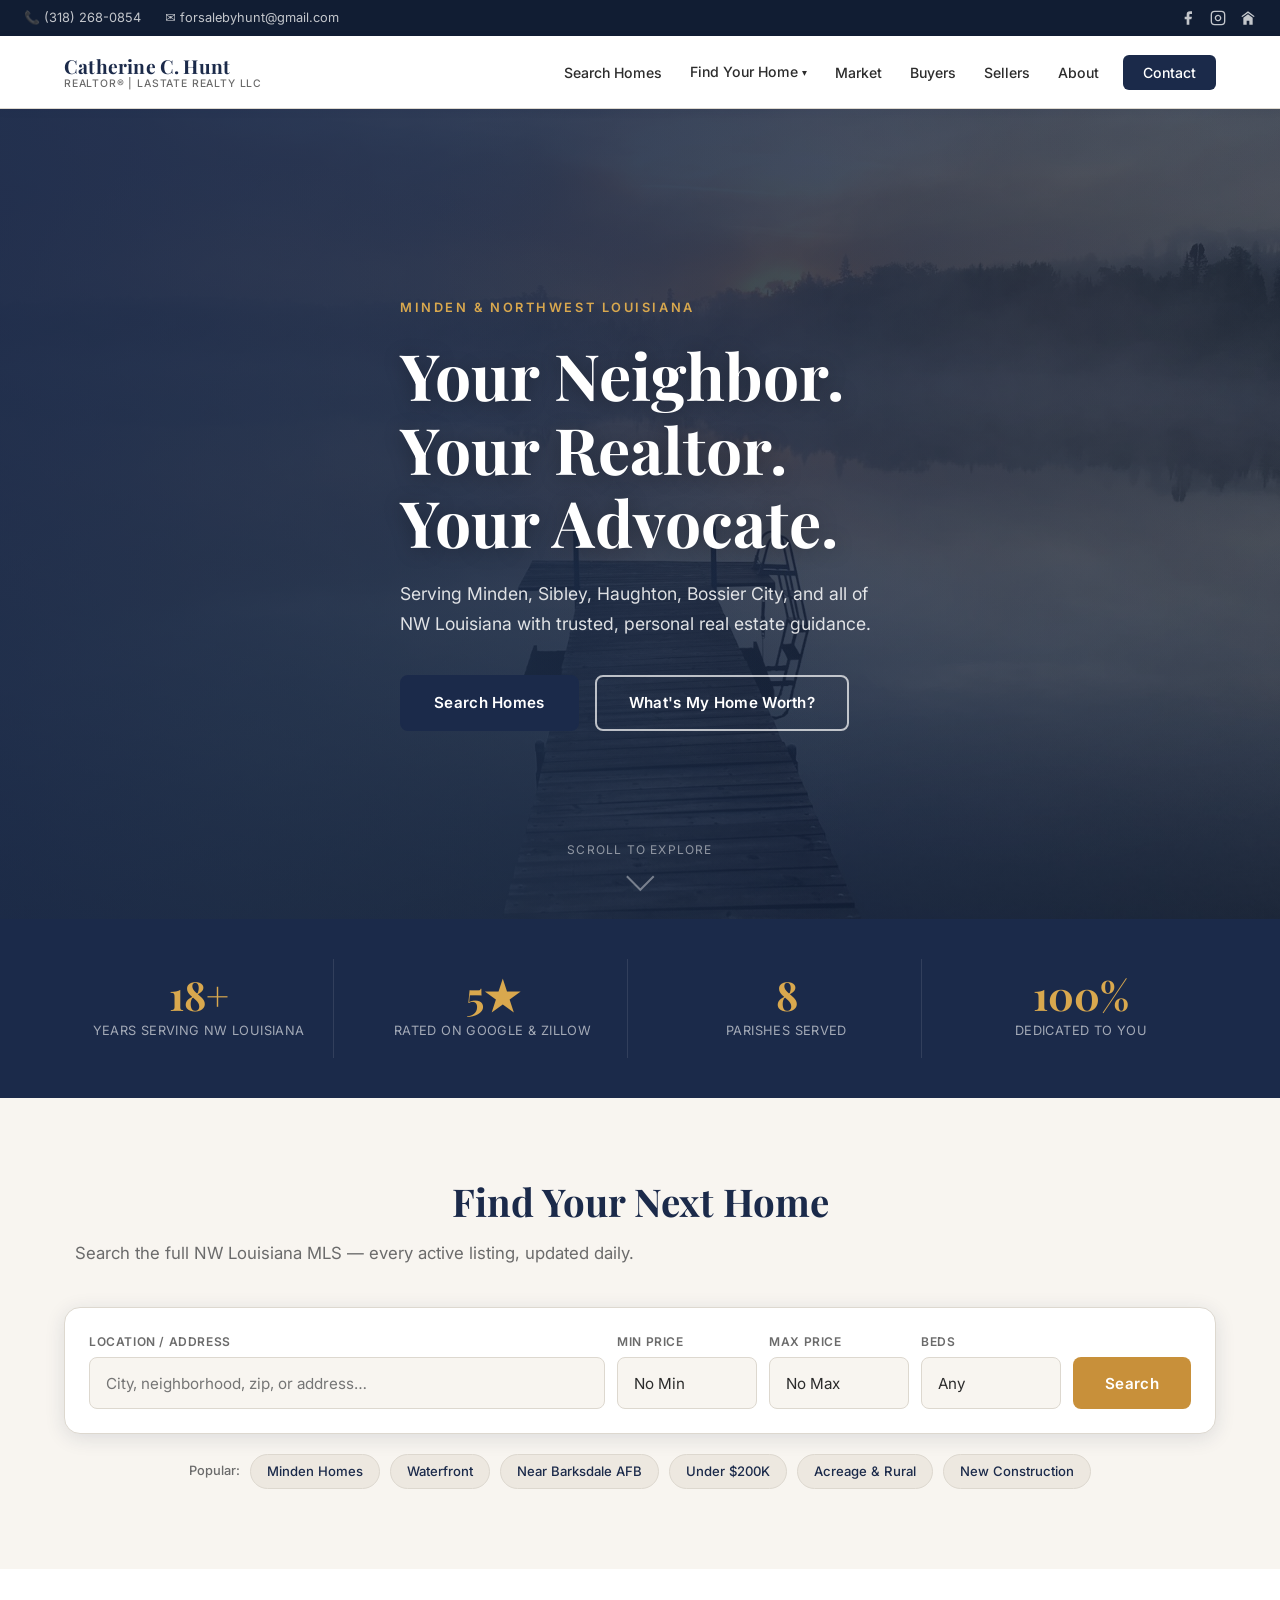
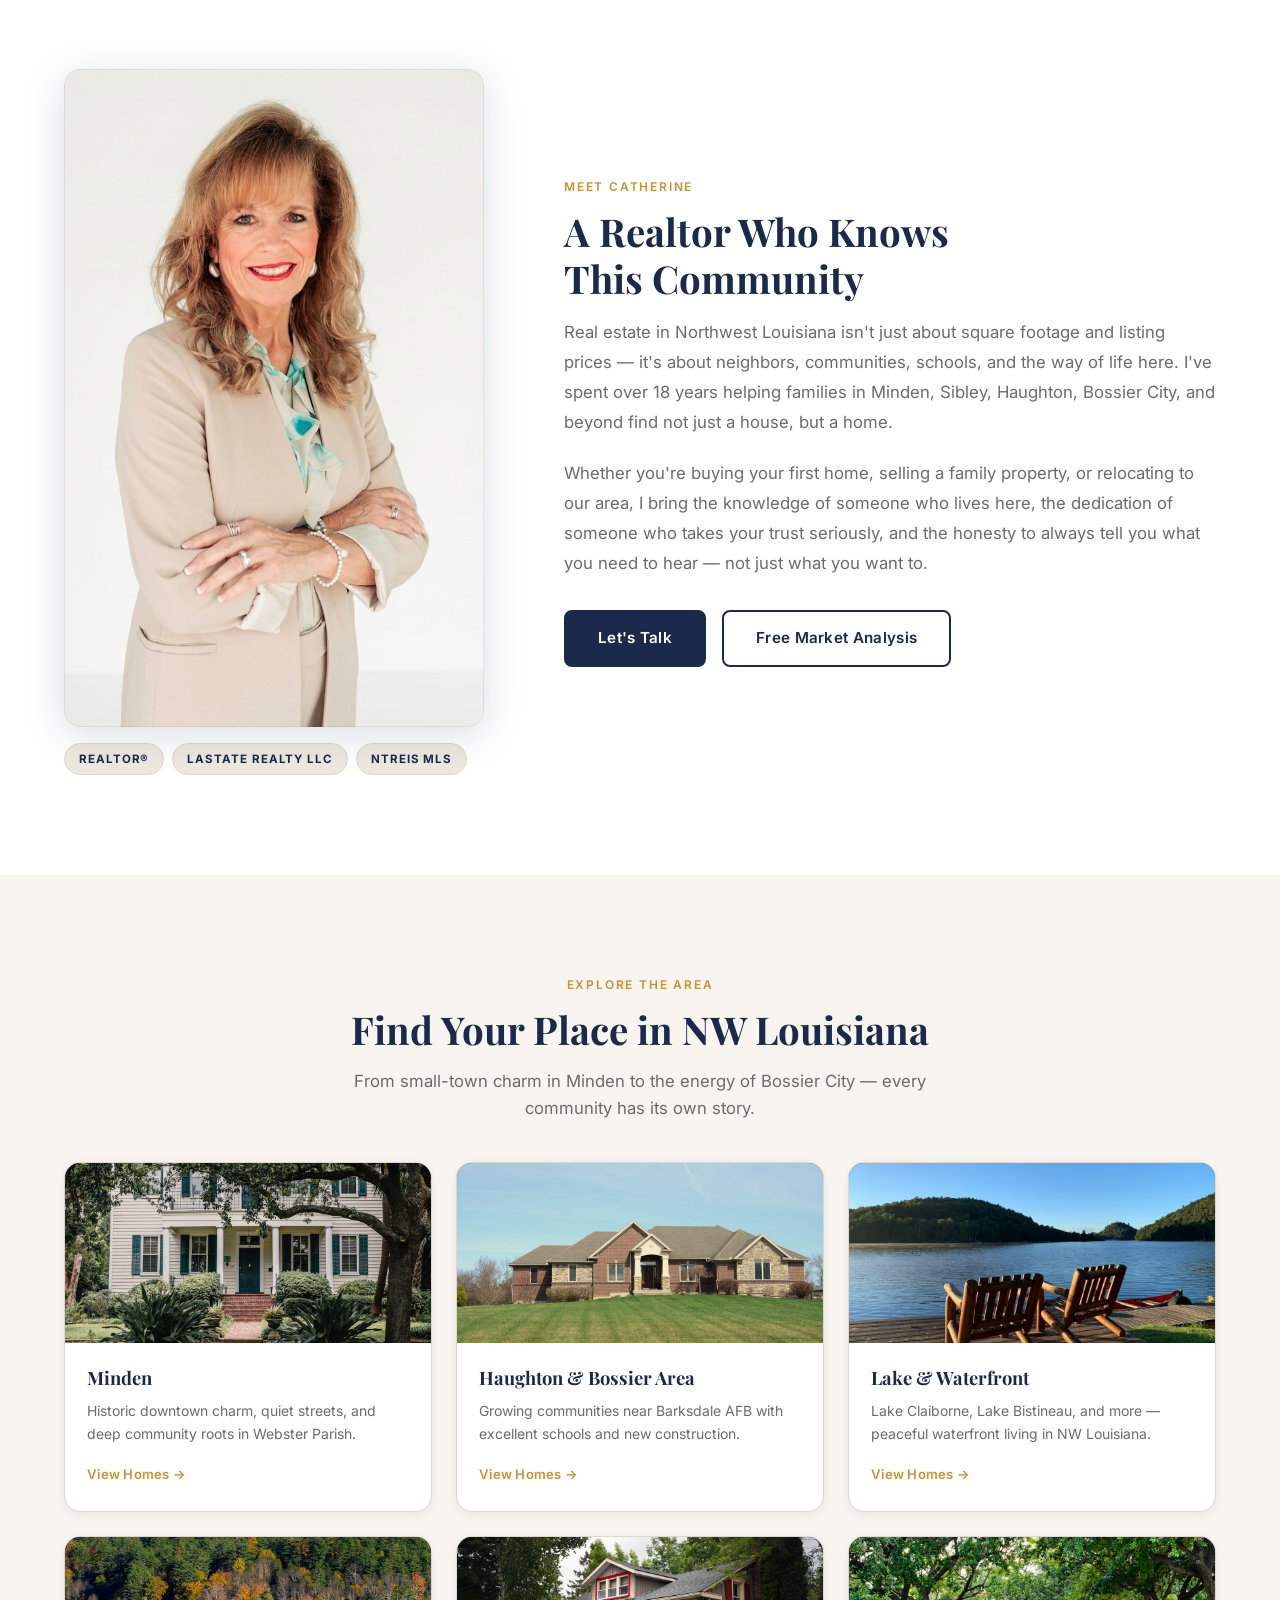
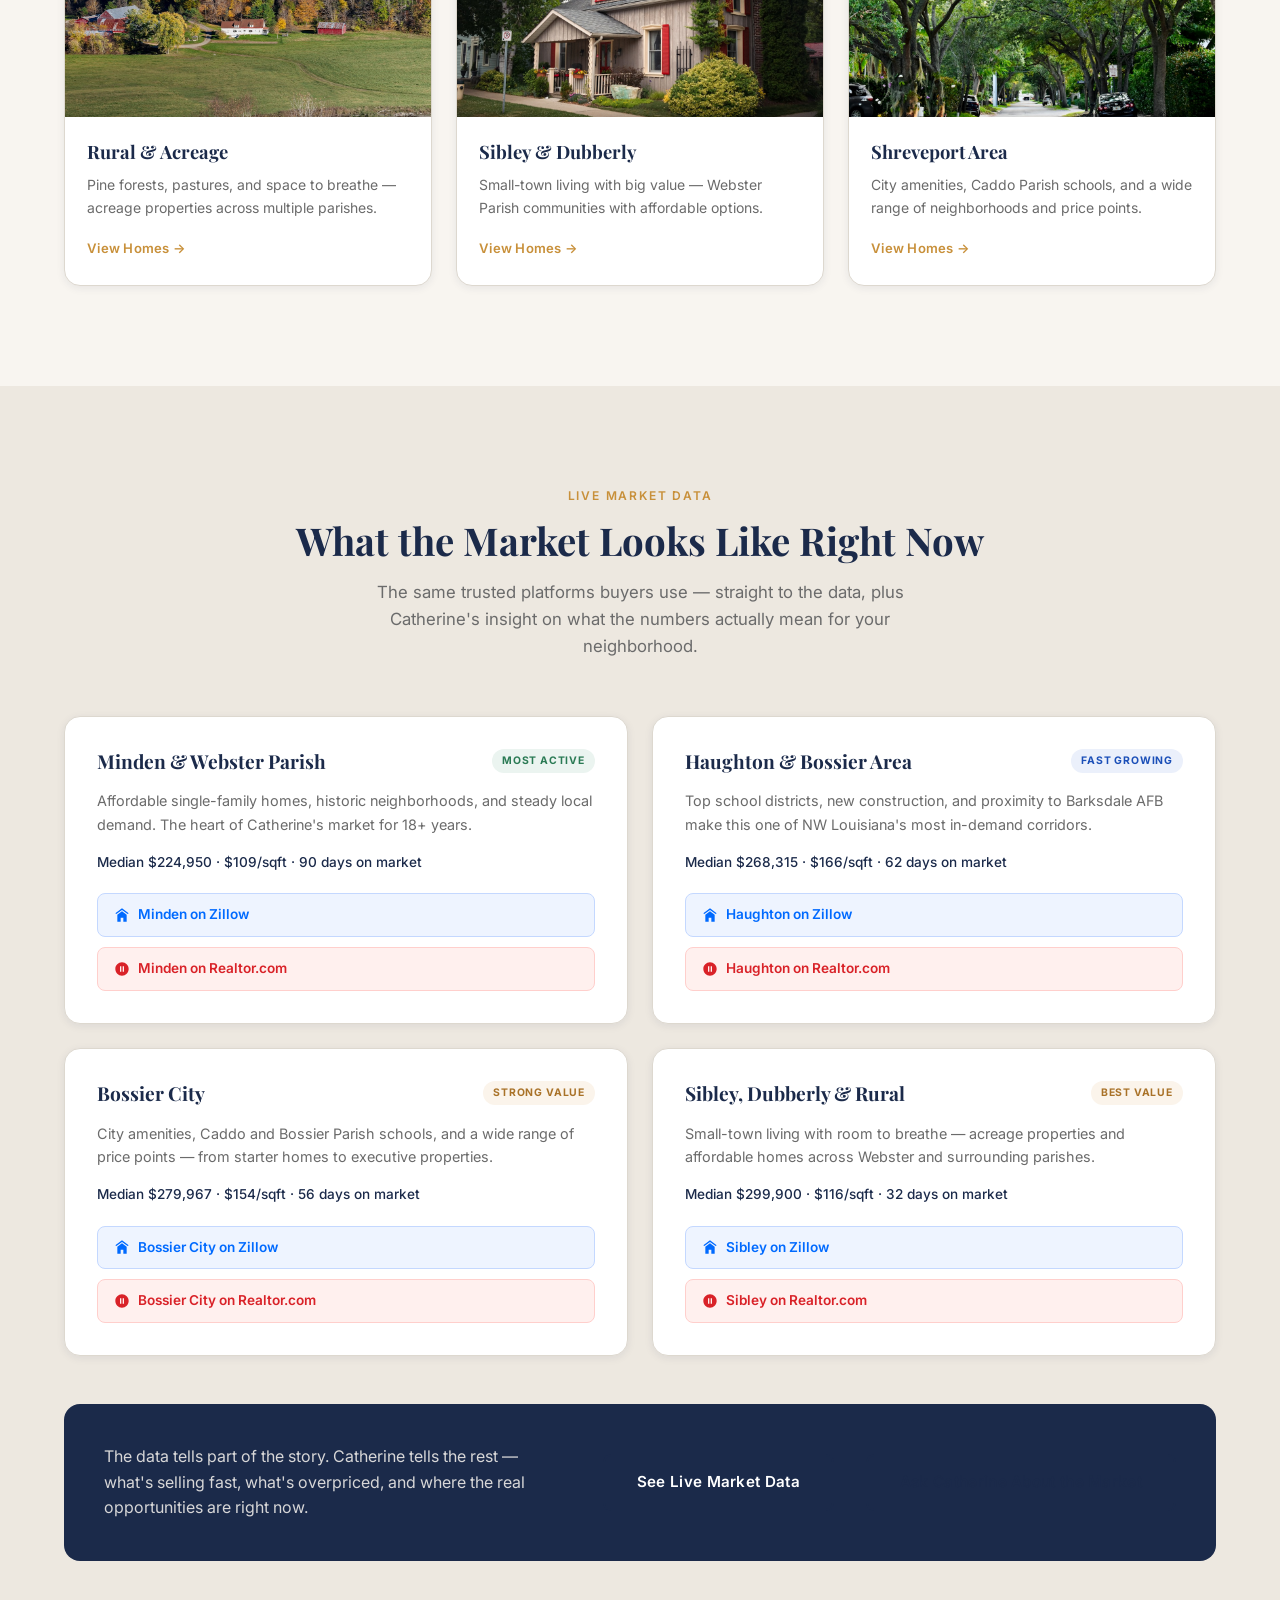
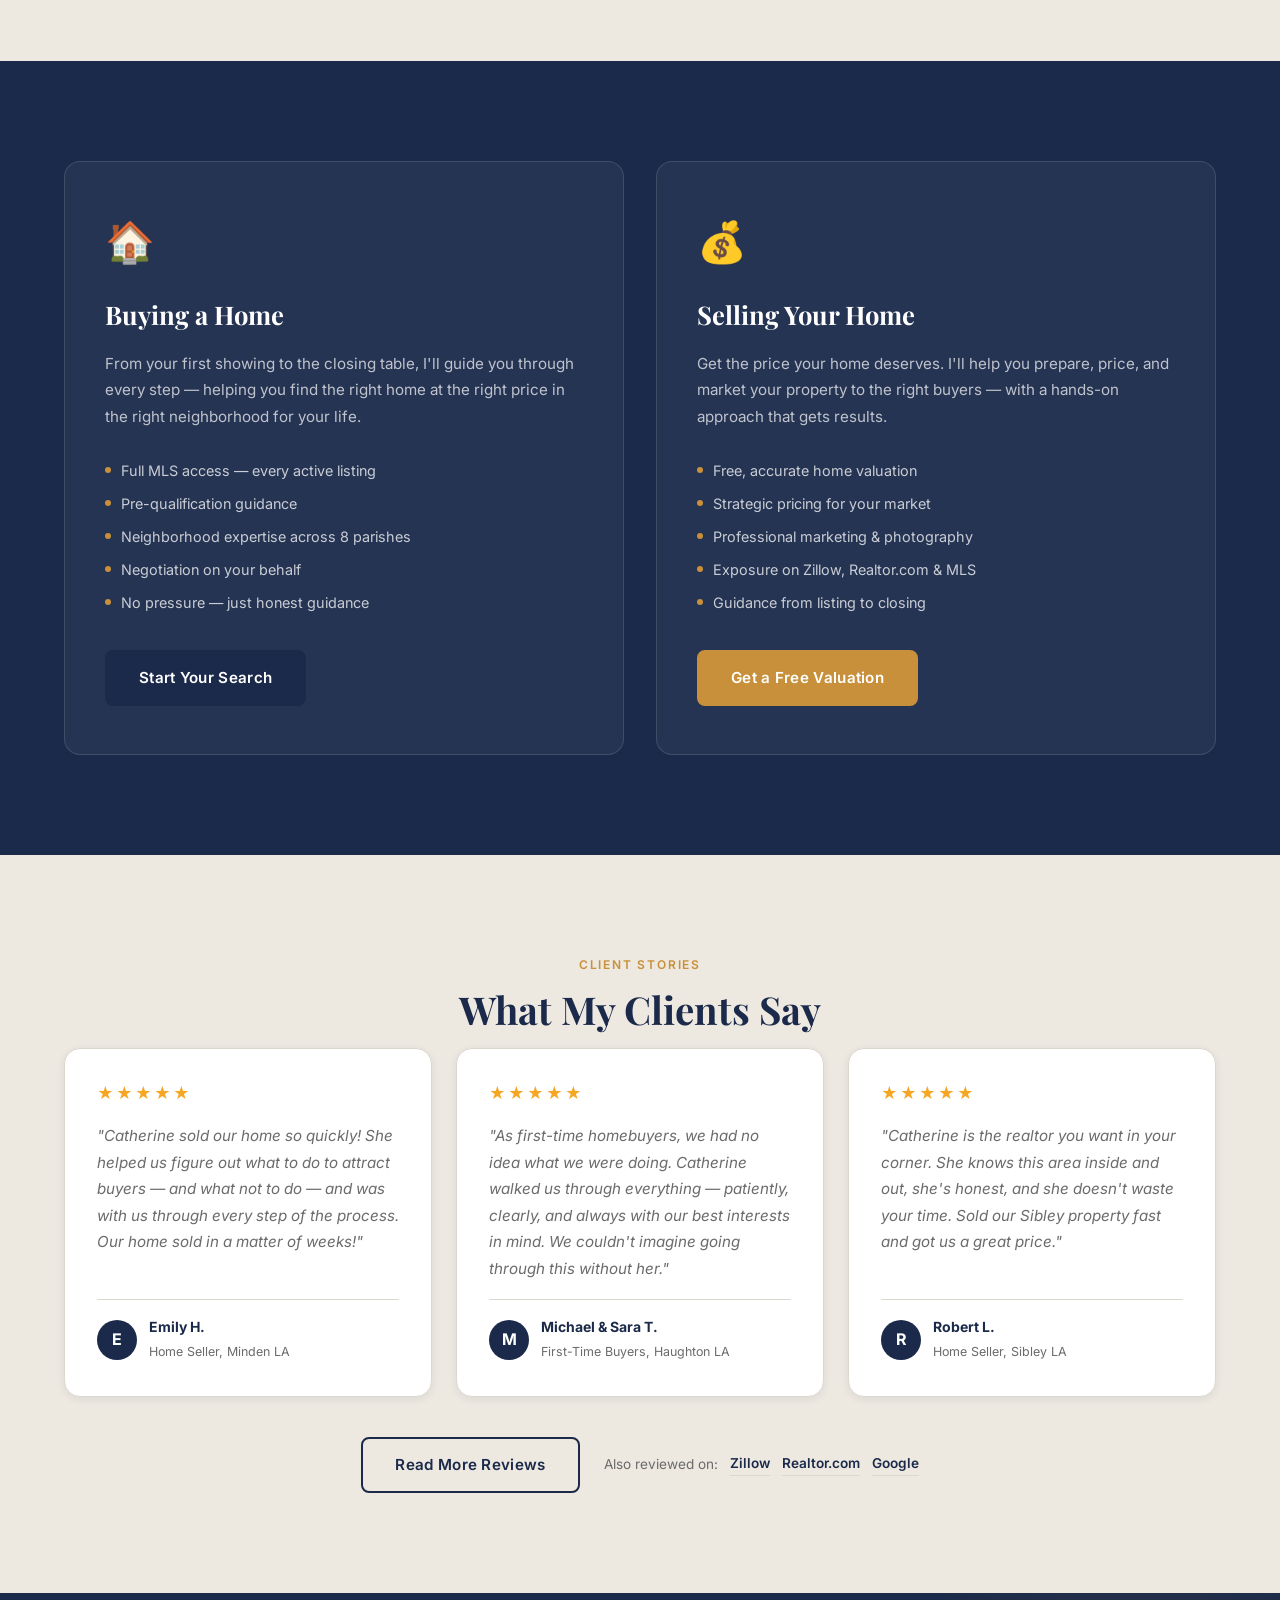
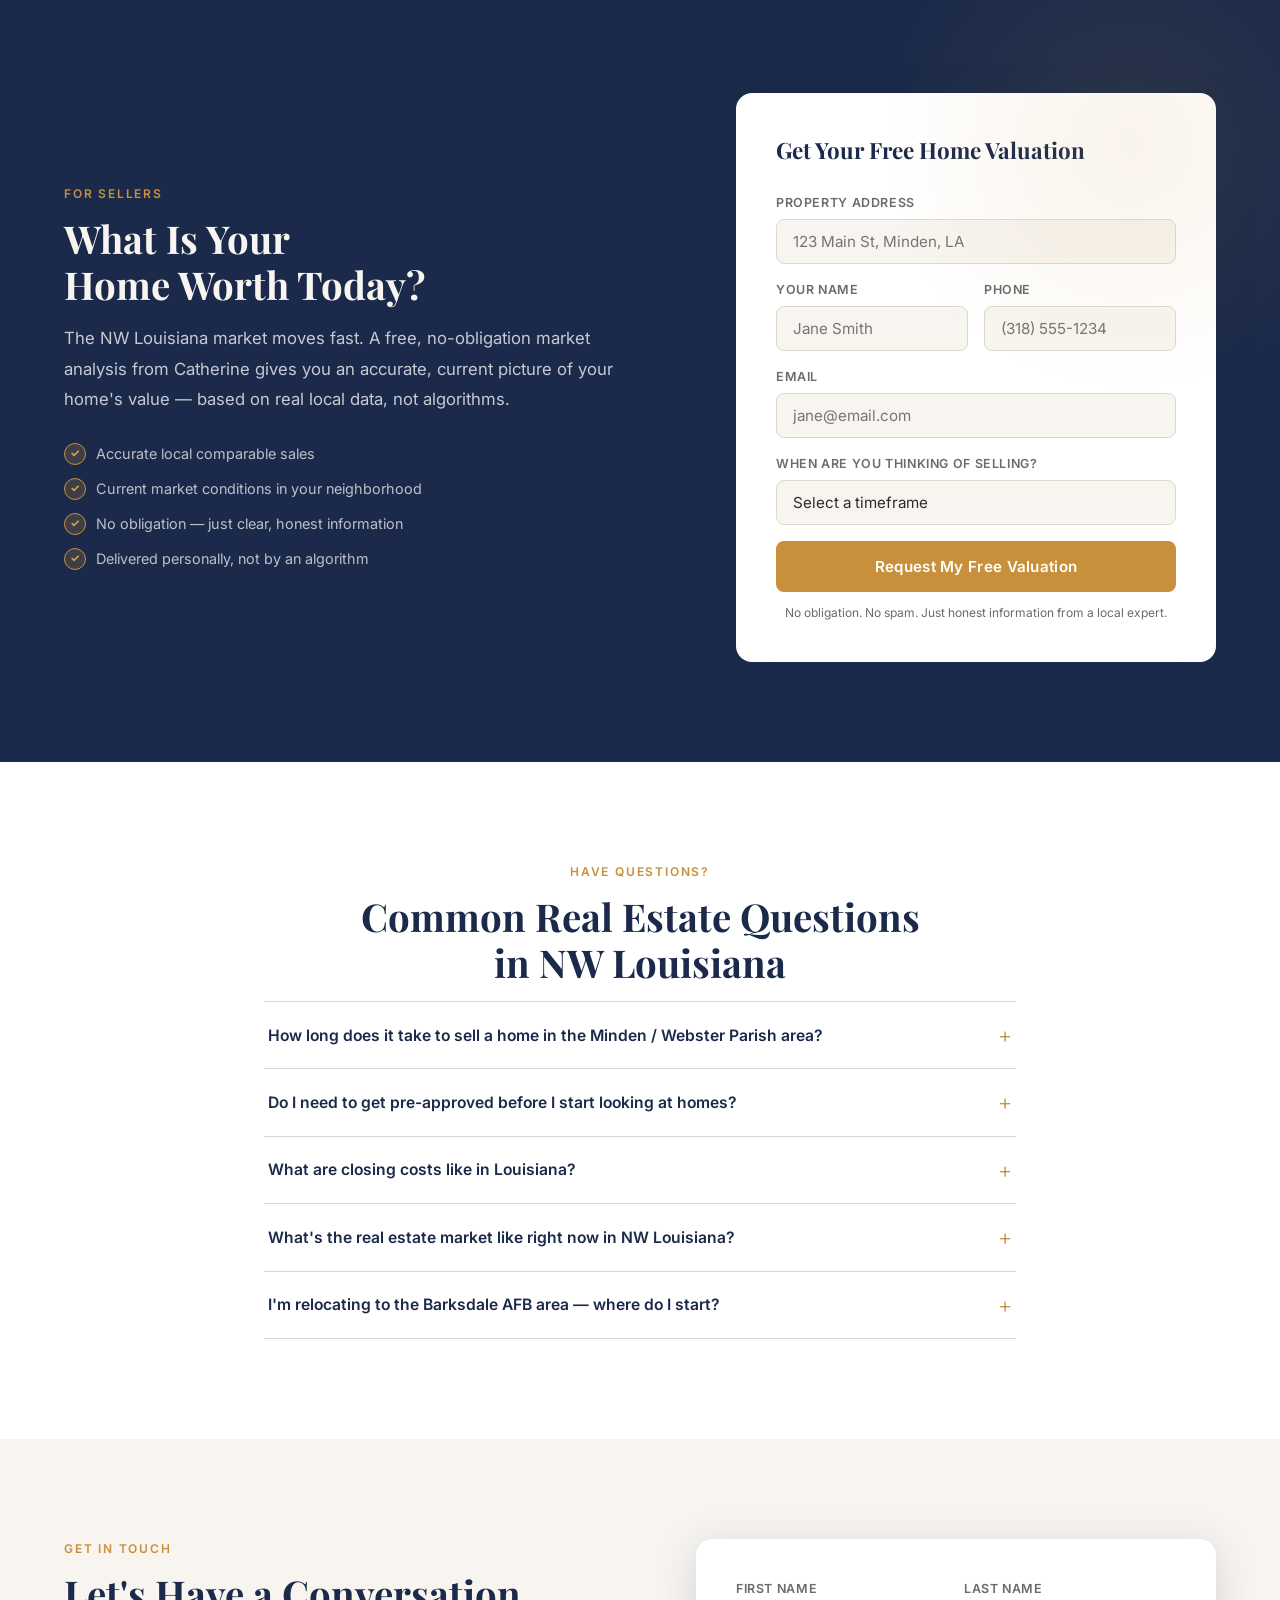
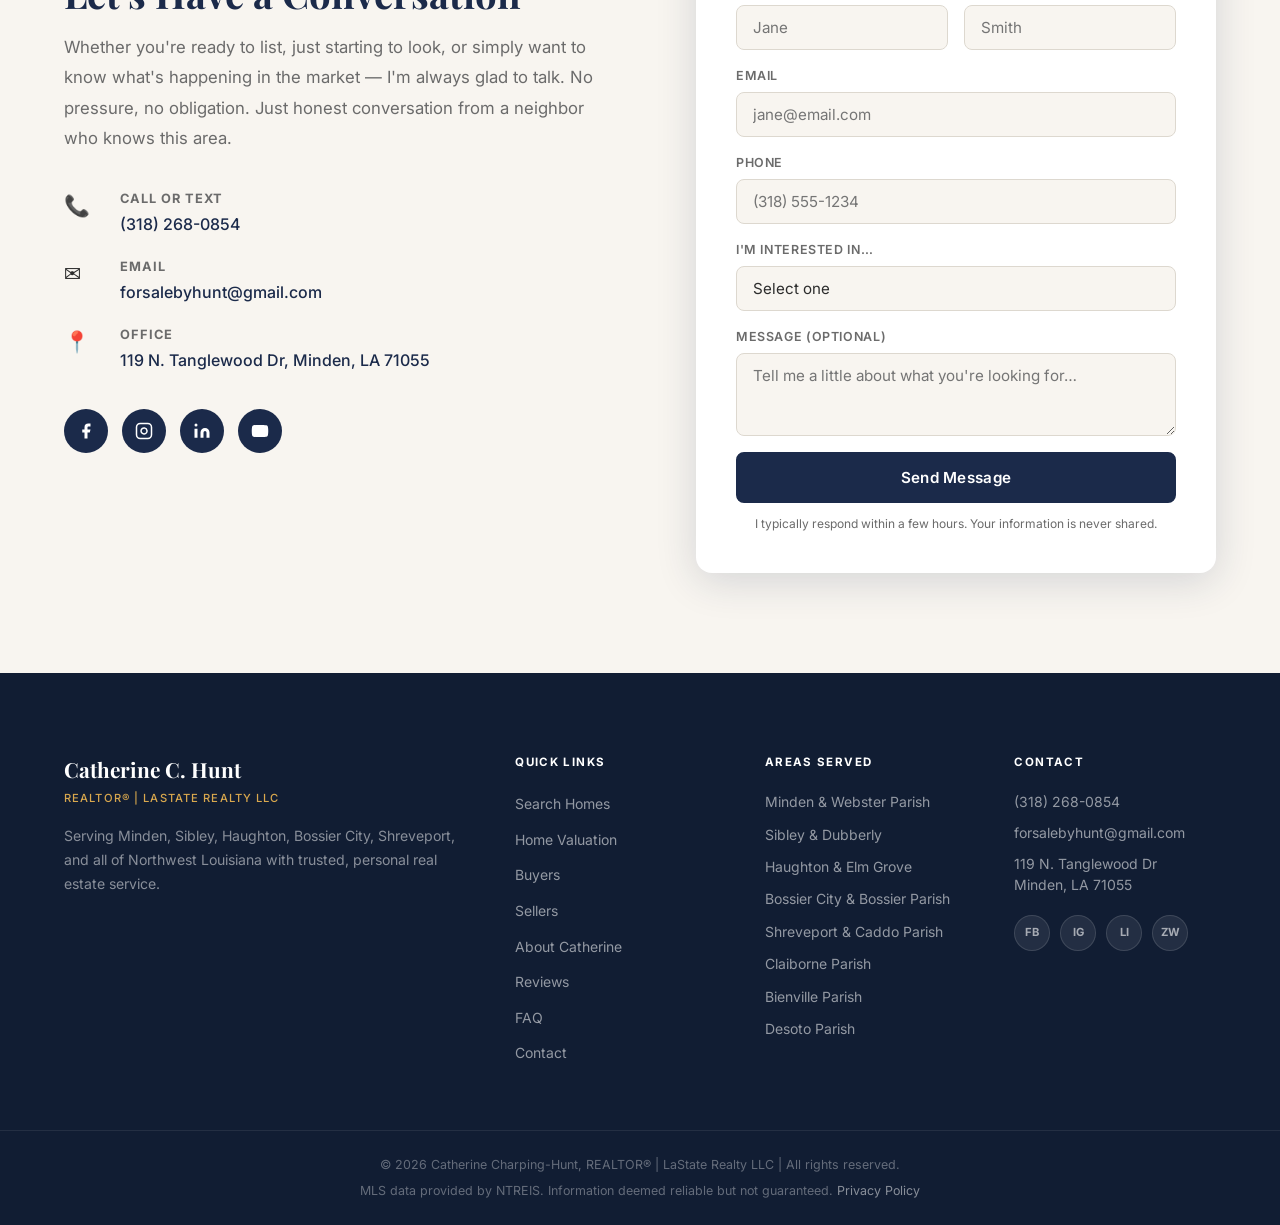
<file: index.html>
<!DOCTYPE html>
<html lang="en">
<head>
  <meta charset="UTF-8" />
  <meta name="viewport" content="width=device-width, initial-scale=1.0" />
  <title>Catherine C. Hunt | Realtor® | Minden & Northwest Louisiana</title>
  <meta name="description" content="Catherine Charping-Hunt is your trusted local REALTOR® serving Minden, Sibley, Haughton, Bossier City, and all of Northwest Louisiana. Search homes, get a free market analysis, or just start a conversation." />
  <meta name="google-site-verification" content="H-cuQjFTd4nhVCgy2hoSKuExroOW027hqfY9KcLhJOw" />

  <!-- Canonical + social preview. Base URL: swap to https://www.forsalebyhunt.com when the domain moves. -->
  <link rel="canonical" href="https://extradeadfred.github.io/hnt-realtor/" />
  <meta property="og:type" content="website" />
  <meta property="og:title" content="Catherine C. Hunt | Realtor® | Minden & Northwest Louisiana" />
  <meta property="og:description" content="Your trusted local REALTOR® serving Minden, Sibley, Haughton, Bossier City, and all of Northwest Louisiana. Search homes, get a free market analysis, or just start a conversation." />
  <meta property="og:url" content="https://extradeadfred.github.io/hnt-realtor/" />
  <meta property="og:image" content="https://extradeadfred.github.io/hnt-realtor/assets/hero.jpg" />
  <meta property="og:locale" content="en_US" />
  <meta name="twitter:card" content="summary_large_image" />
  <meta name="twitter:title" content="Catherine C. Hunt | Realtor® | Minden & Northwest Louisiana" />
  <meta name="twitter:description" content="Your trusted local REALTOR® serving Minden, Sibley, Haughton, Bossier City, and all of Northwest Louisiana." />
  <meta name="twitter:image" content="https://extradeadfred.github.io/hnt-realtor/assets/hero.jpg" />

  <script type="application/ld+json">
  {
    "@context": "https://schema.org",
    "@type": "RealEstateAgent",
    "name": "Catherine Charping-Hunt",
    "alternateName": "Catherine C. Hunt",
    "url": "https://extradeadfred.github.io/hnt-realtor/",
    "image": "https://extradeadfred.github.io/hnt-realtor/catherine-hunt.jpg",
    "telephone": "+1-318-268-0854",
    "email": "forsalebyhunt@gmail.com",
    "jobTitle": "REALTOR®",
    "worksFor": { "@type": "Organization", "name": "LaState Realty LLC" },
    "address": {
      "@type": "PostalAddress",
      "streetAddress": "119 N. Tanglewood Dr",
      "addressLocality": "Minden",
      "addressRegion": "LA",
      "postalCode": "71055",
      "addressCountry": "US"
    },
    "areaServed": [
      { "@type": "City", "name": "Minden, LA" },
      { "@type": "City", "name": "Sibley, LA" },
      { "@type": "City", "name": "Haughton, LA" },
      { "@type": "City", "name": "Bossier City, LA" },
      { "@type": "City", "name": "Shreveport, LA" },
      { "@type": "City", "name": "Homer, LA" },
      { "@type": "AdministrativeArea", "name": "Webster Parish, LA" },
      { "@type": "AdministrativeArea", "name": "Bossier Parish, LA" },
      { "@type": "AdministrativeArea", "name": "Claiborne Parish, LA" }
    ],
    "sameAs": [
      "https://www.facebook.com/CatherineHuntRealtor/",
      "https://www.instagram.com/realtorcatherinehunt/",
      "https://www.linkedin.com/in/catherine-charping-hunt-a2464612b",
      "https://www.zillow.com/profile/Catherine%20Hunt",
      "https://www.realtor.com/realestateagents/5878fb2764c51d001032759d"
    ]
  }
  </script>

  <link rel="preconnect" href="https://fonts.googleapis.com" />
  <link rel="preconnect" href="https://fonts.gstatic.com" crossorigin />
  <link href="https://fonts.googleapis.com/css2?family=Playfair+Display:ital,wght@0,400;0,600;0,700;1,400&family=Inter:wght@300;400;500;600&display=swap" rel="stylesheet" />
  <link rel="stylesheet" href="styles.css" />
</head>
<body>

  <!-- ===== TOP BAR ===== -->
  <div class="topbar">
    <span>📞 <a href="tel:3182680854">(318) 268-0854</a></span>
    <span>✉ <a href="mailto:forsalebyhunt@gmail.com">forsalebyhunt@gmail.com</a></span>
    <div class="topbar-social">
      <a href="https://www.facebook.com/CatherineHuntRealtor/" aria-label="Facebook" target="_blank" rel="noopener">
        <svg viewBox="0 0 24 24" fill="currentColor"><path d="M18 2h-3a5 5 0 0 0-5 5v3H7v4h3v8h4v-8h3l1-4h-4V7a1 1 0 0 1 1-1h3z"/></svg>
      </a>
      <a href="https://www.instagram.com/realtorcatherinehunt/" aria-label="Instagram" target="_blank" rel="noopener">
        <svg viewBox="0 0 24 24" fill="none" stroke="currentColor" stroke-width="2"><rect x="2" y="2" width="20" height="20" rx="5" ry="5"/><path d="M16 11.37A4 4 0 1 1 12.63 8 4 4 0 0 1 16 11.37z"/><line x1="17.5" y1="6.5" x2="17.51" y2="6.5"/></svg>
      </a>
      <a href="https://www.zillow.com/profile/Catherine%20Hunt" aria-label="Zillow" target="_blank" rel="noopener">
        <svg viewBox="0 0 24 24" fill="currentColor"><path d="M12 2L2 9.5l1.5 1L12 4.5l8.5 6L22 9.5z"/><path d="M12 6.5L5 11.5V22h5v-6h4v6h5V11.5z"/></svg>
      </a>
    </div>
  </div>

  <!-- ===== HEADER / NAV ===== -->
  <header class="header" id="header">
    <div class="header-inner container">
      <a href="#" class="logo">
        <span class="logo-name">Catherine C. Hunt</span>
        <span class="logo-title">REALTOR® | LaState Realty LLC</span>
      </a>

      <nav class="nav" id="nav">
        <ul class="nav-list">
          <li><a href="#search" class="nav-link">Search Homes</a></li>
          <li class="nav-dropdown">
            <a href="#neighborhoods" class="nav-link nav-link--dropdown">Find Your Home <span class="caret">▾</span></a>
            <ul class="dropdown-menu">
              <li><a href="#search">Minden Area Homes</a></li>
              <li><a href="#search">Sibley / Haughton / Bossier</a></li>
              <li><a href="#search">Lake &amp; Waterfront Properties</a></li>
              <li><a href="#search">Near Barksdale AFB</a></li>
              <li><a href="#search">Rural / Acreage Properties</a></li>
              <li><a href="#search">Under $200K</a></li>
              <li><a href="#search">New Construction</a></li>
              <li><a href="#search">Millwood Landing</a></li>
            </ul>
          </li>
          <li><a href="market.html" class="nav-link">Market</a></li>
          <li><a href="#buyers-sellers" class="nav-link">Buyers</a></li>
          <li><a href="#buyers-sellers" class="nav-link">Sellers</a></li>
          <li><a href="#about" class="nav-link">About</a></li>
          <li><a href="#contact" class="nav-link nav-link--cta">Contact</a></li>
        </ul>
      </nav>

      <button class="hamburger" id="hamburger" aria-label="Open menu" aria-expanded="false">
        <span></span><span></span><span></span>
      </button>
    </div>
  </header>

  <!-- ===== HERO ===== -->
  <section class="hero" id="home">
    <div class="hero-overlay"></div>
    <div class="hero-content container">
      <p class="hero-eyebrow">Minden &amp; Northwest Louisiana</p>
      <h1 class="hero-headline">Your Neighbor.<br>Your Realtor.<br>Your Advocate.</h1>
      <p class="hero-sub">Serving Minden, Sibley, Haughton, Bossier City, and all of NW Louisiana with trusted, personal real estate guidance.</p>
      <div class="hero-ctas">
        <a href="#search" class="btn btn--primary">Search Homes</a>
        <a href="#valuation" class="btn btn--outline">What's My Home Worth?</a>
      </div>
    </div>
    <div class="hero-scroll-hint">
      <span>Scroll to explore</span>
      <div class="scroll-arrow"></div>
    </div>
  </section>

  <!-- ===== STATS BAR ===== -->
  <section class="stats-bar">
    <div class="container stats-grid">
      <div class="stat">
        <span class="stat-number">18+</span>
        <span class="stat-label">Years Serving NW Louisiana</span>
      </div>
      <div class="stat">
        <span class="stat-number">5★</span>
        <span class="stat-label">Rated on Google &amp; Zillow</span>
      </div>
      <div class="stat">
        <span class="stat-number">8</span>
        <span class="stat-label">Parishes Served</span>
      </div>
      <div class="stat">
        <span class="stat-number">100%</span>
        <span class="stat-label">Dedicated to You</span>
      </div>
    </div>
  </section>

  <!-- ===== SEARCH ===== -->
  <section class="search-section" id="search">
    <div class="container search-wrapper">
      <h2 class="section-title">Find Your Next Home</h2>
      <p class="section-sub">Search the full NW Louisiana MLS — every active listing, updated daily.</p>
      <div class="search-bar-wrap">
        <div class="search-row">
          <div class="search-field">
            <label>Location / Address</label>
            <input type="text" placeholder="City, neighborhood, zip, or address…" />
          </div>
          <div class="search-field search-field--sm">
            <label>Min Price</label>
            <select>
              <option value="">No Min</option>
              <option>$50,000</option>
              <option>$100,000</option>
              <option>$150,000</option>
              <option>$200,000</option>
              <option>$250,000</option>
              <option>$300,000</option>
              <option>$400,000</option>
              <option>$500,000+</option>
            </select>
          </div>
          <div class="search-field search-field--sm">
            <label>Max Price</label>
            <select>
              <option value="">No Max</option>
              <option>$100,000</option>
              <option>$150,000</option>
              <option>$200,000</option>
              <option>$250,000</option>
              <option>$300,000</option>
              <option>$400,000</option>
              <option>$500,000</option>
              <option>$750,000+</option>
            </select>
          </div>
          <div class="search-field search-field--sm">
            <label>Beds</label>
            <select>
              <option value="">Any</option>
              <option>1+</option>
              <option>2+</option>
              <option>3+</option>
              <option>4+</option>
            </select>
          </div>
          <button class="btn btn--search">Search</button>
        </div>
      </div>
      <div class="quick-searches">
        <span class="quick-label">Popular:</span>
        <a href="#" class="quick-tag">Minden Homes</a>
        <a href="#" class="quick-tag">Waterfront</a>
        <a href="#" class="quick-tag">Near Barksdale AFB</a>
        <a href="#" class="quick-tag">Under $200K</a>
        <a href="#" class="quick-tag">Acreage &amp; Rural</a>
        <a href="#" class="quick-tag">New Construction</a>
      </div>
    </div>
  </section>

  <!-- ===== ABOUT CATHERINE ===== -->
  <section class="about-section" id="about">
    <div class="container about-grid">
      <div class="about-photo-wrap">
        <div class="about-photo-frame">
          <img src="catherine-hunt.jpg" alt="Catherine C. Hunt, REALTOR® — Minden & Northwest Louisiana" class="about-photo" />
        </div>
        <div class="about-badges">
          <div class="badge">REALTOR®</div>
          <div class="badge">LaState Realty LLC</div>
          <div class="badge">NTREIS MLS</div>
        </div>
      </div>
      <div class="about-content">
        <p class="section-eyebrow">Meet Catherine</p>
        <h2 class="section-title section-title--left">A Realtor Who Knows<br>This Community</h2>
        <p class="about-text">
          Real estate in Northwest Louisiana isn't just about square footage and listing prices — it's about neighbors, communities, schools, and the way of life here. I've spent over 18 years helping families in Minden, Sibley, Haughton, Bossier City, and beyond find not just a house, but a home.
        </p>
        <p class="about-text">
          Whether you're buying your first home, selling a family property, or relocating to our area, I bring the knowledge of someone who lives here, the dedication of someone who takes your trust seriously, and the honesty to always tell you what you need to hear — not just what you want to.
        </p>
        <div class="about-ctas">
          <a href="#contact" class="btn btn--primary">Let's Talk</a>
          <a href="#contact" class="btn btn--ghost">Free Market Analysis</a>
        </div>
      </div>
    </div>
  </section>

  <!-- ===== NEIGHBORHOODS ===== -->
  <section class="neighborhoods-section" id="neighborhoods">
    <div class="container">
      <p class="section-eyebrow center">Explore the Area</p>
      <h2 class="section-title center">Find Your Place in NW Louisiana</h2>
      <p class="section-sub center">From small-town charm in Minden to the energy of Bossier City — every community has its own story.</p>
      <div class="neighborhoods-grid">
        <a href="#search" class="neighborhood-card">
          <div class="nc-img nc-img--minden"></div>
          <div class="nc-body">
            <h3>Minden</h3>
            <p>Historic downtown charm, quiet streets, and deep community roots in Webster Parish.</p>
            <span class="nc-link">View Homes →</span>
          </div>
        </a>
        <a href="#search" class="neighborhood-card">
          <div class="nc-img nc-img--haughton"></div>
          <div class="nc-body">
            <h3>Haughton &amp; Bossier Area</h3>
            <p>Growing communities near Barksdale AFB with excellent schools and new construction.</p>
            <span class="nc-link">View Homes →</span>
          </div>
        </a>
        <a href="#search" class="neighborhood-card">
          <div class="nc-img nc-img--waterfront"></div>
          <div class="nc-body">
            <h3>Lake &amp; Waterfront</h3>
            <p>Lake Claiborne, Lake Bistineau, and more — peaceful waterfront living in NW Louisiana.</p>
            <span class="nc-link">View Homes →</span>
          </div>
        </a>
        <a href="#search" class="neighborhood-card">
          <div class="nc-img nc-img--rural"></div>
          <div class="nc-body">
            <h3>Rural &amp; Acreage</h3>
            <p>Pine forests, pastures, and space to breathe — acreage properties across multiple parishes.</p>
            <span class="nc-link">View Homes →</span>
          </div>
        </a>
        <a href="#search" class="neighborhood-card">
          <div class="nc-img nc-img--sibley"></div>
          <div class="nc-body">
            <h3>Sibley &amp; Dubberly</h3>
            <p>Small-town living with big value — Webster Parish communities with affordable options.</p>
            <span class="nc-link">View Homes →</span>
          </div>
        </a>
        <a href="#search" class="neighborhood-card">
          <div class="nc-img nc-img--shreveport"></div>
          <div class="nc-body">
            <h3>Shreveport Area</h3>
            <p>City amenities, Caddo Parish schools, and a wide range of neighborhoods and price points.</p>
            <span class="nc-link">View Homes →</span>
          </div>
        </a>
      </div>
    </div>
  </section>

  <!-- ===== MARKET SNAPSHOT ===== -->
  <section class="market-section" id="market">
    <div class="container">
      <p class="section-eyebrow center">Live Market Data</p>
      <h2 class="section-title center">What the Market Looks Like Right Now</h2>
      <p class="section-sub center">The same trusted platforms buyers use — straight to the data, plus Catherine's insight on what the numbers actually mean for your neighborhood.</p>
      <div class="market-grid">

        <div class="market-card">
          <div class="market-card-top">
            <h3>Minden &amp; Webster Parish</h3>
            <span class="market-badge market-badge--active">Most Active</span>
          </div>
          <p class="market-desc">Affordable single-family homes, historic neighborhoods, and steady local demand. The heart of Catherine's market for 18+ years.</p>
          <p class="market-desc" style="font-size:0.85rem; color:var(--navy); font-weight:500;">Median <span data-stat="Minden:median_price">$224,950</span> · <span data-stat="Minden:median_ppsf">$108/sqft</span> · <span data-stat="Minden:median_dom">90 days</span> on market</p>
          <div class="market-links">
            <a href="https://www.zillow.com/minden-la/home-values/" target="_blank" rel="noopener" class="market-link market-link--zillow">
              <svg width="16" height="16" viewBox="0 0 24 24" fill="currentColor" aria-hidden="true"><path d="M12 2L2 9.5l1.5 1L12 4.5l8.5 6L22 9.5z"/><path d="M12 6.5L5 11.5V22h5v-6h4v6h5V11.5z"/></svg>
              Minden on Zillow
            </a>
            <a href="https://www.realtor.com/realestateandhomes-search/Minden_LA" target="_blank" rel="noopener" class="market-link market-link--realtor">
              <svg width="16" height="16" viewBox="0 0 24 24" fill="currentColor" aria-hidden="true"><path d="M12 2C6.48 2 2 6.48 2 12s4.48 10 10 10 10-4.48 10-10S17.52 2 12 2zm-1 14H9V8h2v8zm4 0h-2V8h2v8z"/></svg>
              Minden on Realtor.com
            </a>
          </div>
        </div>

        <div class="market-card">
          <div class="market-card-top">
            <h3>Haughton &amp; Bossier Area</h3>
            <span class="market-badge market-badge--growing">Fast Growing</span>
          </div>
          <p class="market-desc">Top school districts, new construction, and proximity to Barksdale AFB make this one of NW Louisiana's most in-demand corridors.</p>
          <p class="market-desc" style="font-size:0.85rem; color:var(--navy); font-weight:500;">Median <span data-stat="Haughton:median_price">$268,315</span> · <span data-stat="Haughton:median_ppsf">$166/sqft</span> · <span data-stat="Haughton:median_dom">62 days</span> on market</p>
          <div class="market-links">
            <a href="https://www.zillow.com/haughton-la/home-values/" target="_blank" rel="noopener" class="market-link market-link--zillow">
              <svg width="16" height="16" viewBox="0 0 24 24" fill="currentColor" aria-hidden="true"><path d="M12 2L2 9.5l1.5 1L12 4.5l8.5 6L22 9.5z"/><path d="M12 6.5L5 11.5V22h5v-6h4v6h5V11.5z"/></svg>
              Haughton on Zillow
            </a>
            <a href="https://www.realtor.com/realestateandhomes-search/Haughton_LA" target="_blank" rel="noopener" class="market-link market-link--realtor">
              <svg width="16" height="16" viewBox="0 0 24 24" fill="currentColor" aria-hidden="true"><path d="M12 2C6.48 2 2 6.48 2 12s4.48 10 10 10 10-4.48 10-10S17.52 2 12 2zm-1 14H9V8h2v8zm4 0h-2V8h2v8z"/></svg>
              Haughton on Realtor.com
            </a>
          </div>
        </div>

        <div class="market-card">
          <div class="market-card-top">
            <h3>Bossier City</h3>
            <span class="market-badge market-badge--value">Strong Value</span>
          </div>
          <p class="market-desc">City amenities, Caddo and Bossier Parish schools, and a wide range of price points — from starter homes to executive properties.</p>
          <p class="market-desc" style="font-size:0.85rem; color:var(--navy); font-weight:500;">Median <span data-stat="Bossier City:median_price">$279,967</span> · <span data-stat="Bossier City:median_ppsf">$154/sqft</span> · <span data-stat="Bossier City:median_dom">56 days</span> on market</p>
          <div class="market-links">
            <a href="https://www.zillow.com/bossier-city-la/home-values/" target="_blank" rel="noopener" class="market-link market-link--zillow">
              <svg width="16" height="16" viewBox="0 0 24 24" fill="currentColor" aria-hidden="true"><path d="M12 2L2 9.5l1.5 1L12 4.5l8.5 6L22 9.5z"/><path d="M12 6.5L5 11.5V22h5v-6h4v6h5V11.5z"/></svg>
              Bossier City on Zillow
            </a>
            <a href="https://www.realtor.com/realestateandhomes-search/Bossier-City_LA" target="_blank" rel="noopener" class="market-link market-link--realtor">
              <svg width="16" height="16" viewBox="0 0 24 24" fill="currentColor" aria-hidden="true"><path d="M12 2C6.48 2 2 6.48 2 12s4.48 10 10 10 10-4.48 10-10S17.52 2 12 2zm-1 14H9V8h2v8zm4 0h-2V8h2v8z"/></svg>
              Bossier City on Realtor.com
            </a>
          </div>
        </div>

        <div class="market-card">
          <div class="market-card-top">
            <h3>Sibley, Dubberly &amp; Rural</h3>
            <span class="market-badge market-badge--value">Best Value</span>
          </div>
          <p class="market-desc">Small-town living with room to breathe — acreage properties and affordable homes across Webster and surrounding parishes.</p>
          <p class="market-desc" style="font-size:0.85rem; color:var(--navy); font-weight:500;">Median <span data-stat="Sibley:median_price">$299,900</span> · <span data-stat="Sibley:median_ppsf">$116/sqft</span> · <span data-stat="Sibley:median_dom">32 days</span> on market</p>
          <div class="market-links">
            <a href="https://www.zillow.com/sibley-la/home-values/" target="_blank" rel="noopener" class="market-link market-link--zillow">
              <svg width="16" height="16" viewBox="0 0 24 24" fill="currentColor" aria-hidden="true"><path d="M12 2L2 9.5l1.5 1L12 4.5l8.5 6L22 9.5z"/><path d="M12 6.5L5 11.5V22h5v-6h4v6h5V11.5z"/></svg>
              Sibley on Zillow
            </a>
            <a href="https://www.realtor.com/realestateandhomes-search/Sibley_LA" target="_blank" rel="noopener" class="market-link market-link--realtor">
              <svg width="16" height="16" viewBox="0 0 24 24" fill="currentColor" aria-hidden="true"><path d="M12 2C6.48 2 2 6.48 2 12s4.48 10 10 10 10-4.48 10-10S17.52 2 12 2zm-1 14H9V8h2v8zm4 0h-2V8h2v8z"/></svg>
              Sibley on Realtor.com
            </a>
          </div>
        </div>

      </div>
      <div class="market-cta-wrap">
        <p class="market-cta-text">The data tells part of the story. Catherine tells the rest — what's selling fast, what's overpriced, and where the real opportunities are right now.</p>
        <a href="market.html" class="btn btn--primary">See Live Market Data</a>
        <a href="#contact" class="btn btn--ghost">Ask Catherine About the Market</a>
      </div>
    </div>
  </section>

  <!-- ===== BUYERS / SELLERS ===== -->
  <section class="buyers-sellers" id="buyers-sellers">
    <div class="container bs-grid">
      <div class="bs-card bs-card--buyer">
        <div class="bs-icon">🏠</div>
        <h3>Buying a Home</h3>
        <p>From your first showing to the closing table, I'll guide you through every step — helping you find the right home at the right price in the right neighborhood for your life.</p>
        <ul class="bs-list">
          <li>Full MLS access — every active listing</li>
          <li>Pre-qualification guidance</li>
          <li>Neighborhood expertise across 8 parishes</li>
          <li>Negotiation on your behalf</li>
          <li>No pressure — just honest guidance</li>
        </ul>
        <a href="#contact" class="btn btn--primary">Start Your Search</a>
      </div>
      <div class="bs-card bs-card--seller">
        <div class="bs-icon">💰</div>
        <h3>Selling Your Home</h3>
        <p>Get the price your home deserves. I'll help you prepare, price, and market your property to the right buyers — with a hands-on approach that gets results.</p>
        <ul class="bs-list">
          <li>Free, accurate home valuation</li>
          <li>Strategic pricing for your market</li>
          <li>Professional marketing &amp; photography</li>
          <li>Exposure on Zillow, Realtor.com &amp; MLS</li>
          <li>Guidance from listing to closing</li>
        </ul>
        <a href="#valuation" class="btn btn--gold">Get a Free Valuation</a>
      </div>
    </div>
  </section>

  <!-- ===== TESTIMONIALS ===== -->
  <section class="testimonials-section" id="testimonials">
    <div class="container">
      <p class="section-eyebrow center">Client Stories</p>
      <h2 class="section-title center">What My Clients Say</h2>
      <div class="testimonials-grid">
        <div class="testimonial-card">
          <div class="stars">★★★★★</div>
          <p class="testimonial-text">"Catherine sold our home so quickly! She helped us figure out what to do to attract buyers — and what <em>not</em> to do — and was with us through every step of the process. Our home sold in a matter of weeks!"</p>
          <div class="testimonial-author">
            <div class="author-avatar">E</div>
            <div>
              <strong>Emily H.</strong>
              <span>Home Seller, Minden LA</span>
            </div>
          </div>
        </div>
        <div class="testimonial-card">
          <div class="stars">★★★★★</div>
          <p class="testimonial-text">"As first-time homebuyers, we had no idea what we were doing. Catherine walked us through everything — patiently, clearly, and always with our best interests in mind. We couldn't imagine going through this without her."</p>
          <div class="testimonial-author">
            <div class="author-avatar">M</div>
            <div>
              <strong>Michael &amp; Sara T.</strong>
              <span>First-Time Buyers, Haughton LA</span>
            </div>
          </div>
        </div>
        <div class="testimonial-card">
          <div class="stars">★★★★★</div>
          <p class="testimonial-text">"Catherine is the realtor you want in your corner. She knows this area inside and out, she's honest, and she doesn't waste your time. Sold our Sibley property fast and got us a great price."</p>
          <div class="testimonial-author">
            <div class="author-avatar">R</div>
            <div>
              <strong>Robert L.</strong>
              <span>Home Seller, Sibley LA</span>
            </div>
          </div>
        </div>
      </div>
      <div class="reviews-link">
        <a href="https://www.forsalebyhunt.com/testimonials" class="btn btn--ghost" target="_blank" rel="noopener">Read More Reviews</a>
        <div class="review-platforms">
          <span>Also reviewed on:</span>
          <a href="https://www.zillow.com/profile/Catherine%20Hunt" target="_blank" rel="noopener">Zillow</a>
          <a href="https://www.realtor.com/realestateagents/5878fb2764c51d001032759d" target="_blank" rel="noopener">Realtor.com</a>
          <a href="https://www.google.com/search?q=catherine+c+hunt+realtor+minden+la" target="_blank" rel="noopener">Google</a>
        </div>
      </div>
    </div>
  </section>

  <!-- ===== HOME VALUATION ===== -->
  <section class="valuation-section" id="valuation">
    <div class="container valuation-grid">
      <div class="valuation-content">
        <p class="section-eyebrow">For Sellers</p>
        <h2 class="section-title section-title--light">What Is Your<br>Home Worth Today?</h2>
        <p class="valuation-text">The NW Louisiana market moves fast. A free, no-obligation market analysis from Catherine gives you an accurate, current picture of your home's value — based on real local data, not algorithms.</p>
        <ul class="valuation-points">
          <li>Accurate local comparable sales</li>
          <li>Current market conditions in your neighborhood</li>
          <li>No obligation — just clear, honest information</li>
          <li>Delivered personally, not by an algorithm</li>
        </ul>
      </div>
      <div class="valuation-form-wrap">
        <form class="valuation-form" id="valuation-form">
          <h3>Get Your Free Home Valuation</h3>
          <div class="form-field">
            <label for="val-address">Property Address</label>
            <input type="text" id="val-address" placeholder="123 Main St, Minden, LA" />
          </div>
          <div class="form-row">
            <div class="form-field">
              <label for="val-name">Your Name</label>
              <input type="text" id="val-name" placeholder="Jane Smith" />
            </div>
            <div class="form-field">
              <label for="val-phone">Phone</label>
              <input type="tel" id="val-phone" placeholder="(318) 555-1234" />
            </div>
          </div>
          <div class="form-field">
            <label for="val-email">Email</label>
            <input type="email" id="val-email" placeholder="jane@email.com" />
          </div>
          <div class="form-field">
            <label for="val-timeline">When are you thinking of selling?</label>
            <select id="val-timeline">
              <option value="">Select a timeframe</option>
              <option>As soon as possible</option>
              <option>1–3 months</option>
              <option>3–6 months</option>
              <option>6–12 months</option>
              <option>Just exploring my options</option>
            </select>
          </div>
          <button type="submit" class="btn btn--gold btn--full">Request My Free Valuation</button>
          <p class="form-disclaimer">No obligation. No spam. Just honest information from a local expert.</p>
        </form>
      </div>
    </div>
  </section>

  <script type="application/ld+json">
  {
    "@context": "https://schema.org",
    "@type": "FAQPage",
    "mainEntity": [
      {
        "@type": "Question",
        "name": "How long does it take to sell a home in the Minden / Webster Parish area?",
        "acceptedAnswer": { "@type": "Answer", "text": "In the current NW Louisiana market, well-priced homes in Minden and Webster Parish typically receive offers within 2–6 weeks. Homes that are strategically priced and properly prepared tend to sell significantly faster." }
      },
      {
        "@type": "Question",
        "name": "Do I need to get pre-approved before I start looking at homes?",
        "acceptedAnswer": { "@type": "Answer", "text": "You don't have to — but it's strongly recommended. A pre-approval letter tells sellers you're a serious buyer, strengthens your offer, and helps you focus your search on homes in your real budget." }
      },
      {
        "@type": "Question",
        "name": "What are closing costs like in Louisiana?",
        "acceptedAnswer": { "@type": "Answer", "text": "In Louisiana, buyers typically pay 2–5% of the purchase price in closing costs, which includes lender fees, title insurance, prepaid taxes and insurance, and other items. Sellers typically cover the real estate agent compensation and their own share of closing costs." }
      },
      {
        "@type": "Question",
        "name": "What's the real estate market like right now in NW Louisiana?",
        "acceptedAnswer": { "@type": "Answer", "text": "The NW Louisiana market has remained relatively stable compared to other regions. Minden and Webster Parish offer excellent value for buyers, and waterfront properties near Lake Claiborne and Lake Bistineau continue to attract strong interest." }
      },
      {
        "@type": "Question",
        "name": "I'm relocating to the Barksdale AFB area — where do I start?",
        "acceptedAnswer": { "@type": "Answer", "text": "Haughton, Bossier City, and surrounding Bossier Parish communities are the most popular options for Barksdale families due to school quality, proximity to base, and a strong sense of community. Contact Catherine for a relocation guide or virtual tours before you arrive." }
      }
    ]
  }
  </script>

  <!-- ===== FAQ ===== -->
  <section class="faq-section" id="faq">
    <div class="container faq-wrap">
      <p class="section-eyebrow center">Have Questions?</p>
      <h2 class="section-title center">Common Real Estate Questions<br>in NW Louisiana</h2>
      <div class="faq-list">
        <div class="faq-item">
          <button class="faq-question" aria-expanded="false">
            How long does it take to sell a home in the Minden / Webster Parish area?
            <span class="faq-icon">+</span>
          </button>
          <div class="faq-answer">
            <p>In the current NW Louisiana market, well-priced homes in Minden and Webster Parish typically receive offers within 2–6 weeks. Homes that are strategically priced and properly prepared tend to sell significantly faster. I can give you a realistic timeline based on your specific property and current comparable sales.</p>
          </div>
        </div>
        <div class="faq-item">
          <button class="faq-question" aria-expanded="false">
            Do I need to get pre-approved before I start looking at homes?
            <span class="faq-icon">+</span>
          </button>
          <div class="faq-answer">
            <p>You don't have to — but it's strongly recommended. A pre-approval letter tells sellers you're a serious buyer, strengthens your offer, and helps you focus your search on homes in your real budget. I can connect you with trusted local lenders who know the NW Louisiana market.</p>
          </div>
        </div>
        <div class="faq-item">
          <button class="faq-question" aria-expanded="false">
            What are closing costs like in Louisiana?
            <span class="faq-icon">+</span>
          </button>
          <div class="faq-answer">
            <p>In Louisiana, buyers typically pay 2–5% of the purchase price in closing costs, which includes lender fees, title insurance, prepaid taxes and insurance, and other items. Sellers typically cover the real estate agent compensation and their own share of closing costs. I walk every client through an estimated closing cost breakdown before we make or accept any offer — no surprises.</p>
          </div>
        </div>
        <div class="faq-item">
          <button class="faq-question" aria-expanded="false">
            What's the real estate market like right now in NW Louisiana?
            <span class="faq-icon">+</span>
          </button>
          <div class="faq-answer">
            <p>The NW Louisiana market has remained relatively stable compared to other regions. Minden and Webster Parish offer excellent value for buyers, and waterfront properties near Lake Claiborne and Lake Bistineau continue to attract strong interest. I publish regular market reports — contact me for the latest data on your specific area.</p>
          </div>
        </div>
        <div class="faq-item">
          <button class="faq-question" aria-expanded="false">
            I'm relocating to the Barksdale AFB area — where do I start?
            <span class="faq-icon">+</span>
          </button>
          <div class="faq-answer">
            <p>Welcome to NW Louisiana! Haughton, Bossier City, and surrounding Bossier Parish communities are the most popular options for Barksdale families due to school quality, proximity to base, and a strong sense of community. I'm happy to put together a relocation guide or schedule virtual tours before you arrive. Contact me and we'll get you oriented.</p>
          </div>
        </div>
      </div>
    </div>
  </section>

  <!-- ===== CONTACT ===== -->
  <section class="contact-section" id="contact">
    <div class="container contact-grid">
      <div class="contact-info">
        <p class="section-eyebrow">Get In Touch</p>
        <h2 class="section-title section-title--left">Let's Have a Conversation</h2>
        <p class="contact-text">Whether you're ready to list, just starting to look, or simply want to know what's happening in the market — I'm always glad to talk. No pressure, no obligation. Just honest conversation from a neighbor who knows this area.</p>
        <div class="contact-details">
          <a href="tel:3182680854" class="contact-item">
            <div class="contact-icon">📞</div>
            <div>
              <strong>Call or Text</strong>
              <span>(318) 268-0854</span>
            </div>
          </a>
          <a href="mailto:forsalebyhunt@gmail.com" class="contact-item">
            <div class="contact-icon">✉</div>
            <div>
              <strong>Email</strong>
              <span>forsalebyhunt@gmail.com</span>
            </div>
          </a>
          <div class="contact-item">
            <div class="contact-icon">📍</div>
            <div>
              <strong>Office</strong>
              <span>119 N. Tanglewood Dr, Minden, LA 71055</span>
            </div>
          </div>
        </div>
        <div class="contact-social">
          <a href="https://www.facebook.com/CatherineHuntRealtor/" target="_blank" rel="noopener" aria-label="Facebook">
            <svg viewBox="0 0 24 24" fill="currentColor"><path d="M18 2h-3a5 5 0 0 0-5 5v3H7v4h3v8h4v-8h3l1-4h-4V7a1 1 0 0 1 1-1h3z"/></svg>
          </a>
          <a href="https://www.instagram.com/realtorcatherinehunt/" target="_blank" rel="noopener" aria-label="Instagram">
            <svg viewBox="0 0 24 24" fill="none" stroke="currentColor" stroke-width="2"><rect x="2" y="2" width="20" height="20" rx="5" ry="5"/><path d="M16 11.37A4 4 0 1 1 12.63 8 4 4 0 0 1 16 11.37z"/><line x1="17.5" y1="6.5" x2="17.51" y2="6.5"/></svg>
          </a>
          <a href="https://www.linkedin.com/in/catherine-charping-hunt-a2464612b" target="_blank" rel="noopener" aria-label="LinkedIn">
            <svg viewBox="0 0 24 24" fill="currentColor"><path d="M16 8a6 6 0 0 1 6 6v7h-4v-7a2 2 0 0 0-2-2 2 2 0 0 0-2 2v7h-4v-7a6 6 0 0 1 6-6z"/><rect x="2" y="9" width="4" height="12"/><circle cx="4" cy="4" r="2"/></svg>
          </a>
          <a href="https://www.youtube.com/channel/UCVgbmIvFrv8oc5gp9-ZIa2g" target="_blank" rel="noopener" aria-label="YouTube">
            <svg viewBox="0 0 24 24" fill="currentColor"><path d="M22.54 6.42a2.78 2.78 0 0 0-1.95-1.96C18.88 4 12 4 12 4s-6.88 0-8.59.46a2.78 2.78 0 0 0-1.95 1.96A29 29 0 0 0 1 12a29 29 0 0 0 .46 5.58A2.78 2.78 0 0 0 3.41 19.6C5.12 20 12 20 12 20s6.88 0 8.59-.46a2.78 2.78 0 0 0 1.95-1.95A29 29 0 0 0 23 12a29 29 0 0 0-.46-5.58z"/><polygon points="9.75 15.02 15.5 12 9.75 8.98 9.75 15.02" fill="white"/></svg>
          </a>
        </div>
      </div>
      <div class="contact-form-wrap">
        <form class="contact-form" id="contact-form">
          <div class="form-row">
            <div class="form-field">
              <label for="c-name">First Name</label>
              <input type="text" id="c-name" placeholder="Jane" />
            </div>
            <div class="form-field">
              <label for="c-last">Last Name</label>
              <input type="text" id="c-last" placeholder="Smith" />
            </div>
          </div>
          <div class="form-field">
            <label for="c-email">Email</label>
            <input type="email" id="c-email" placeholder="jane@email.com" />
          </div>
          <div class="form-field">
            <label for="c-phone">Phone</label>
            <input type="tel" id="c-phone" placeholder="(318) 555-1234" />
          </div>
          <div class="form-field">
            <label for="c-interest">I'm interested in…</label>
            <select id="c-interest">
              <option value="">Select one</option>
              <option>Buying a Home</option>
              <option>Selling My Home</option>
              <option>Both Buying &amp; Selling</option>
              <option>A Free Market Analysis</option>
              <option>Just Have a Question</option>
            </select>
          </div>
          <div class="form-field">
            <label for="c-message">Message (optional)</label>
            <textarea id="c-message" placeholder="Tell me a little about what you're looking for…" rows="3"></textarea>
          </div>
          <button type="submit" class="btn btn--primary btn--full">Send Message</button>
          <p class="form-disclaimer">I typically respond within a few hours. Your information is never shared.</p>
        </form>
      </div>
    </div>
  </section>

  <!-- ===== FOOTER ===== -->
  <footer class="footer">
    <div class="container footer-grid">
      <div class="footer-brand">
        <span class="footer-name">Catherine C. Hunt</span>
        <span class="footer-subtitle">REALTOR® | LaState Realty LLC</span>
        <p class="footer-desc">Serving Minden, Sibley, Haughton, Bossier City, Shreveport, and all of Northwest Louisiana with trusted, personal real estate service.</p>
      </div>
      <div class="footer-links">
        <h4>Quick Links</h4>
        <ul>
          <li><a href="#search">Search Homes</a></li>
          <li><a href="#valuation">Home Valuation</a></li>
          <li><a href="#buyers-sellers">Buyers</a></li>
          <li><a href="#buyers-sellers">Sellers</a></li>
          <li><a href="#about">About Catherine</a></li>
          <li><a href="#testimonials">Reviews</a></li>
          <li><a href="#faq">FAQ</a></li>
          <li><a href="#contact">Contact</a></li>
        </ul>
      </div>
      <div class="footer-areas">
        <h4>Areas Served</h4>
        <ul>
          <li>Minden &amp; Webster Parish</li>
          <li>Sibley &amp; Dubberly</li>
          <li>Haughton &amp; Elm Grove</li>
          <li>Bossier City &amp; Bossier Parish</li>
          <li>Shreveport &amp; Caddo Parish</li>
          <li>Claiborne Parish</li>
          <li>Bienville Parish</li>
          <li>Desoto Parish</li>
        </ul>
      </div>
      <div class="footer-contact">
        <h4>Contact</h4>
        <p><a href="tel:3182680854">(318) 268-0854</a></p>
        <p><a href="mailto:forsalebyhunt@gmail.com">forsalebyhunt@gmail.com</a></p>
        <p>119 N. Tanglewood Dr<br>Minden, LA 71055</p>
        <div class="footer-social">
          <a href="https://www.facebook.com/CatherineHuntRealtor/" target="_blank" rel="noopener" aria-label="Facebook">FB</a>
          <a href="https://www.instagram.com/realtorcatherinehunt/" target="_blank" rel="noopener" aria-label="Instagram">IG</a>
          <a href="https://www.linkedin.com/in/catherine-charping-hunt-a2464612b" target="_blank" rel="noopener" aria-label="LinkedIn">LI</a>
          <a href="https://www.zillow.com/profile/Catherine%20Hunt" target="_blank" rel="noopener" aria-label="Zillow">ZW</a>
        </div>
      </div>
    </div>
    <div class="footer-bottom">
      <p>© 2026 Catherine Charping-Hunt, REALTOR® | LaState Realty LLC | All rights reserved.</p>
      <p>MLS data provided by NTREIS. Information deemed reliable but not guaranteed. <a href="#">Privacy Policy</a></p>
    </div>
  </footer>

  <script src="script.js"></script>
</body>
</file>
<file: styles.css>
/* =============================================
   CATHERINE C. HUNT — REALTOR® WEBSITE
   Design System & Styles
   "Simple Yet Elegant" — Professional Warmth
   ============================================= */

/* === DESIGN TOKENS === */
:root {
  --navy:        #1B2A4A;
  --navy-dark:   #111D33;
  --navy-mid:    #243459;
  --gold:        #C8903A;
  --gold-light:  #D9A84E;
  --gold-dark:   #A97228;
  --sage:        #6B8F71;
  --sage-light:  #8FAF94;
  --bg:          #F8F5F0;
  --bg-alt:      #EDE8E0;
  --text:        #2C2C2C;
  --text-muted:  #6B6B6B;
  --text-light:  #F8F5F0;
  --white:       #FFFFFF;
  --border:      #DDD8CF;

  --font-serif:  'Playfair Display', Georgia, serif;
  --font-sans:   'Inter', system-ui, -apple-system, sans-serif;

  --radius:      8px;
  --radius-lg:   16px;
  --shadow-sm:   0 2px 8px rgba(27,42,74,0.08);
  --shadow-md:   0 4px 20px rgba(27,42,74,0.12);
  --shadow-lg:   0 8px 40px rgba(27,42,74,0.16);

  --transition:  0.25s ease;
  --max-width:   1200px;
}

/* === RESET & BASE === */
*, *::before, *::after { box-sizing: border-box; margin: 0; padding: 0; }

html {
  scroll-behavior: smooth;
  font-size: 16px;
}

body {
  font-family: var(--font-sans);
  color: var(--text);
  background: var(--bg);
  line-height: 1.6;
  overflow-x: hidden;
}

img { max-width: 100%; display: block; }

a { color: inherit; text-decoration: none; }

ul { list-style: none; }

button { cursor: pointer; border: none; background: none; font-family: inherit; }

input, select, textarea {
  font-family: var(--font-sans);
  font-size: 1rem;
}

/* === UTILITY === */
.container {
  max-width: var(--max-width);
  margin: 0 auto;
  padding: 0 24px;
}

.center { text-align: center; }

.section-eyebrow {
  font-family: var(--font-sans);
  font-size: 0.75rem;
  font-weight: 600;
  letter-spacing: 0.15em;
  text-transform: uppercase;
  color: var(--gold);
  margin-bottom: 12px;
}

.section-title {
  font-family: var(--font-serif);
  font-size: clamp(1.75rem, 3vw, 2.5rem);
  font-weight: 700;
  color: var(--navy);
  line-height: 1.2;
  margin-bottom: 16px;
}

.section-title--left { text-align: left; }
.section-title--light { color: var(--text-light); }

.section-sub {
  font-size: 1.05rem;
  color: var(--text-muted);
  max-width: 580px;
  margin-bottom: 40px;
}

.section-sub.center { margin-left: auto; margin-right: auto; }

/* === BUTTONS === */
.btn {
  display: inline-flex;
  align-items: center;
  justify-content: center;
  padding: 14px 32px;
  border-radius: var(--radius);
  font-family: var(--font-sans);
  font-size: 0.95rem;
  font-weight: 600;
  letter-spacing: 0.02em;
  transition: all var(--transition);
  cursor: pointer;
  white-space: nowrap;
}

.btn--primary {
  background: var(--navy);
  color: var(--white);
  border: 2px solid var(--navy);
}
.btn--primary:hover {
  background: var(--navy-mid);
  border-color: var(--navy-mid);
  transform: translateY(-1px);
  box-shadow: var(--shadow-md);
}

.btn--gold {
  background: var(--gold);
  color: var(--white);
  border: 2px solid var(--gold);
}
.btn--gold:hover {
  background: var(--gold-dark);
  border-color: var(--gold-dark);
  transform: translateY(-1px);
  box-shadow: var(--shadow-md);
}

.btn--outline {
  background: transparent;
  color: var(--white);
  border: 2px solid rgba(255,255,255,0.7);
}
.btn--outline:hover {
  background: rgba(255,255,255,0.1);
  border-color: var(--white);
}

.btn--ghost {
  background: transparent;
  color: var(--navy);
  border: 2px solid var(--navy);
}
.btn--ghost:hover {
  background: var(--navy);
  color: var(--white);
}

.btn--search {
  background: var(--gold);
  color: var(--white);
  border: none;
  padding: 14px 32px;
  border-radius: var(--radius);
  font-weight: 600;
  font-size: 0.95rem;
  height: 52px;
  align-self: flex-end;
  transition: all var(--transition);
  white-space: nowrap;
  flex-shrink: 0;
}
.btn--search:hover {
  background: var(--gold-dark);
  transform: translateY(-1px);
}

.btn--full { width: 100%; }

/* === TOP BAR === */
.topbar {
  background: var(--navy-dark);
  color: rgba(255,255,255,0.75);
  font-size: 0.8rem;
  padding: 8px 24px;
  display: flex;
  align-items: center;
  gap: 24px;
  flex-wrap: wrap;
}

.topbar a { color: rgba(255,255,255,0.75); transition: color var(--transition); }
.topbar a:hover { color: var(--gold-light); }

.topbar-social {
  margin-left: auto;
  display: flex;
  gap: 14px;
  align-items: center;
}

.topbar-social a {
  display: flex;
  align-items: center;
  transition: color var(--transition);
}

.topbar-social svg {
  width: 16px;
  height: 16px;
}

/* === HEADER === */
.header {
  position: sticky;
  top: 0;
  z-index: 100;
  background: var(--white);
  border-bottom: 1px solid var(--border);
  box-shadow: var(--shadow-sm);
  transition: box-shadow var(--transition);
}

.header.scrolled {
  box-shadow: var(--shadow-md);
}

.header-inner {
  display: flex;
  align-items: center;
  justify-content: space-between;
  height: 72px;
  gap: 24px;
}

.logo {
  display: flex;
  flex-direction: column;
  line-height: 1.2;
  flex-shrink: 0;
}

.logo-name {
  font-family: var(--font-serif);
  font-size: 1.2rem;
  font-weight: 700;
  color: var(--navy);
  letter-spacing: 0.01em;
}

.logo-title {
  font-size: 0.65rem;
  font-weight: 500;
  color: var(--text-muted);
  letter-spacing: 0.08em;
  text-transform: uppercase;
}

/* === NAV === */
.nav-list {
  display: flex;
  align-items: center;
  gap: 4px;
}

.nav-link {
  font-size: 0.88rem;
  font-weight: 500;
  color: var(--text);
  padding: 8px 12px;
  border-radius: 6px;
  transition: all var(--transition);
  white-space: nowrap;
}

.nav-link:hover { color: var(--navy); background: var(--bg-alt); }

.nav-link--cta {
  background: var(--navy);
  color: var(--white) !important;
  padding: 9px 20px;
  margin-left: 8px;
}

.nav-link--cta:hover {
  background: var(--navy-mid) !important;
  color: var(--white) !important;
}

/* Dropdown */
.nav-dropdown { position: relative; }

.nav-link--dropdown { display: flex; align-items: center; gap: 4px; }

.caret { font-size: 0.7em; transition: transform var(--transition); }

.nav-dropdown:hover .caret { transform: rotate(180deg); }

.dropdown-menu {
  position: absolute;
  top: calc(100% + 8px);
  left: 0;
  background: var(--white);
  border: 1px solid var(--border);
  border-radius: var(--radius);
  box-shadow: var(--shadow-lg);
  min-width: 240px;
  padding: 8px 0;
  opacity: 0;
  visibility: hidden;
  transform: translateY(-8px);
  transition: all var(--transition);
  z-index: 200;
}

.nav-dropdown:hover .dropdown-menu {
  opacity: 1;
  visibility: visible;
  transform: translateY(0);
}

.dropdown-menu li a {
  display: block;
  padding: 10px 20px;
  font-size: 0.875rem;
  color: var(--text);
  transition: all var(--transition);
  border-left: 3px solid transparent;
}

.dropdown-menu li a:hover {
  background: var(--bg);
  color: var(--navy);
  border-left-color: var(--gold);
  padding-left: 24px;
}

/* Hamburger */
.hamburger {
  display: none;
  flex-direction: column;
  gap: 5px;
  padding: 8px;
  border-radius: 6px;
  transition: background var(--transition);
}

.hamburger:hover { background: var(--bg-alt); }

.hamburger span {
  display: block;
  width: 22px;
  height: 2px;
  background: var(--navy);
  border-radius: 2px;
  transition: all 0.3s ease;
}

.hamburger.active span:nth-child(1) { transform: translateY(7px) rotate(45deg); }
.hamburger.active span:nth-child(2) { opacity: 0; }
.hamburger.active span:nth-child(3) { transform: translateY(-7px) rotate(-45deg); }

/* === HERO === */
.hero {
  position: relative;
  min-height: 90vh;
  display: flex;
  align-items: center;
  background:
    linear-gradient(135deg, rgba(27,42,74,0.85) 0%, rgba(17,29,51,0.6) 100%),
    url('assets/hero.jpg') center / cover no-repeat,
    linear-gradient(160deg, #2d4a6b 0%, #1B2A4A 30%, #3d6b4a 70%, #2C4A3E 100%);
  background-size: cover;
  background-position: center;
  overflow: hidden;
}

/* Subtle texture overlay */
.hero::before {
  content: '';
  position: absolute;
  inset: 0;
  background-image:
    radial-gradient(circle at 20% 80%, rgba(107,143,113,0.15) 0%, transparent 50%),
    radial-gradient(circle at 80% 20%, rgba(200,144,58,0.1) 0%, transparent 50%);
  pointer-events: none;
}

.hero-overlay {
  position: absolute;
  inset: 0;
  background: linear-gradient(to right, rgba(27,42,74,0.7) 0%, rgba(27,42,74,0.2) 100%);
}

.hero-content {
  position: relative;
  z-index: 2;
  max-width: 640px;
  padding: 80px 24px;
}

.hero-eyebrow {
  font-size: 0.8rem;
  font-weight: 600;
  letter-spacing: 0.2em;
  text-transform: uppercase;
  color: var(--gold-light);
  margin-bottom: 20px;
}

.hero-headline {
  font-family: var(--font-serif);
  font-size: clamp(2.5rem, 6vw, 4rem);
  font-weight: 700;
  color: var(--white);
  line-height: 1.15;
  margin-bottom: 20px;
  text-shadow: 0 2px 20px rgba(0,0,0,0.3);
}

.hero-sub {
  font-size: 1.1rem;
  color: rgba(255,255,255,0.85);
  line-height: 1.7;
  margin-bottom: 36px;
  max-width: 480px;
}

.hero-ctas {
  display: flex;
  gap: 16px;
  flex-wrap: wrap;
}

.hero-scroll-hint {
  position: absolute;
  bottom: 32px;
  left: 50%;
  transform: translateX(-50%);
  display: flex;
  flex-direction: column;
  align-items: center;
  gap: 8px;
  color: rgba(255,255,255,0.5);
  font-size: 0.75rem;
  letter-spacing: 0.1em;
  text-transform: uppercase;
  z-index: 2;
}

.scroll-arrow {
  width: 20px;
  height: 20px;
  border-right: 2px solid rgba(255,255,255,0.4);
  border-bottom: 2px solid rgba(255,255,255,0.4);
  transform: rotate(45deg);
  animation: bounce 2s infinite;
}

@keyframes bounce {
  0%, 100% { transform: rotate(45deg) translateY(0); }
  50% { transform: rotate(45deg) translateY(4px); }
}

/* === STATS BAR === */
.stats-bar {
  background: var(--navy);
  padding: 40px 24px;
}

.stats-grid {
  display: grid;
  grid-template-columns: repeat(4, 1fr);
  gap: 24px;
  text-align: center;
}

.stat {
  display: flex;
  flex-direction: column;
  gap: 6px;
  padding: 16px;
  border-right: 1px solid rgba(255,255,255,0.1);
}

.stat:last-child { border-right: none; }

.stat-number {
  font-family: var(--font-serif);
  font-size: 2.5rem;
  font-weight: 700;
  color: var(--gold-light);
  line-height: 1;
}

.stat-label {
  font-size: 0.8rem;
  color: rgba(255,255,255,0.6);
  font-weight: 400;
  letter-spacing: 0.03em;
  text-transform: uppercase;
}

/* === SEARCH SECTION === */
.search-section {
  padding: 80px 0;
  background: var(--bg);
}

.search-wrapper { text-align: center; }

.search-bar-wrap {
  background: var(--white);
  border: 1px solid var(--border);
  border-radius: var(--radius-lg);
  padding: 24px;
  box-shadow: var(--shadow-md);
  margin-bottom: 20px;
}

.search-row {
  display: flex;
  gap: 12px;
  align-items: flex-end;
  flex-wrap: wrap;
}

.search-field {
  display: flex;
  flex-direction: column;
  gap: 6px;
  flex: 1;
  min-width: 160px;
}

.search-field--sm { flex: 0 0 140px; min-width: 120px; }

.search-field label {
  font-size: 0.75rem;
  font-weight: 600;
  color: var(--text-muted);
  letter-spacing: 0.05em;
  text-transform: uppercase;
  text-align: left;
}

.search-field input,
.search-field select {
  height: 52px;
  padding: 0 16px;
  border: 1.5px solid var(--border);
  border-radius: var(--radius);
  font-size: 0.95rem;
  color: var(--text);
  background: var(--bg);
  transition: border-color var(--transition), box-shadow var(--transition);
  outline: none;
  appearance: none;
  -webkit-appearance: none;
}

.search-field input:focus,
.search-field select:focus {
  border-color: var(--navy);
  box-shadow: 0 0 0 3px rgba(27,42,74,0.1);
}

.quick-searches {
  display: flex;
  align-items: center;
  gap: 10px;
  flex-wrap: wrap;
  justify-content: center;
}

.quick-label {
  font-size: 0.8rem;
  color: var(--text-muted);
  font-weight: 500;
}

.quick-tag {
  font-size: 0.82rem;
  font-weight: 500;
  color: var(--navy);
  background: var(--bg-alt);
  border: 1px solid var(--border);
  padding: 6px 16px;
  border-radius: 100px;
  transition: all var(--transition);
}

.quick-tag:hover {
  background: var(--navy);
  color: var(--white);
  border-color: var(--navy);
}

/* === ABOUT SECTION === */
.about-section {
  padding: 100px 0;
  background: var(--white);
}

.about-grid {
  display: grid;
  grid-template-columns: 420px 1fr;
  gap: 80px;
  align-items: center;
}

.about-photo-wrap {
  position: relative;
}

.about-photo-frame {
  width: 100%;
  border-radius: var(--radius-lg);
  overflow: hidden;
  box-shadow: var(--shadow-lg);
  background: #ffffff;
  position: relative;
}

.about-photo-frame::after {
  content: '';
  position: absolute;
  inset: 0;
  border-radius: var(--radius-lg);
  box-shadow: inset 0 0 0 1px rgba(27,42,74,0.08);
  pointer-events: none;
}

.about-photo {
  width: 100%;
  height: auto;
  display: block;
  border-radius: var(--radius-lg);
  object-fit: cover;
  object-position: top center;
}

.about-badges {
  display: flex;
  gap: 8px;
  margin-top: 16px;
  flex-wrap: wrap;
}

.badge {
  font-size: 0.72rem;
  font-weight: 700;
  letter-spacing: 0.08em;
  text-transform: uppercase;
  color: var(--navy);
  background: var(--bg-alt);
  border: 1.5px solid var(--border);
  padding: 6px 14px;
  border-radius: 100px;
}

.about-text {
  font-size: 1.05rem;
  color: var(--text-muted);
  line-height: 1.8;
  margin-bottom: 20px;
}

.about-ctas {
  display: flex;
  gap: 16px;
  flex-wrap: wrap;
  margin-top: 32px;
}

/* === NEIGHBORHOODS === */
.neighborhoods-section {
  padding: 100px 0;
  background: var(--bg);
}

.neighborhoods-grid {
  display: grid;
  grid-template-columns: repeat(3, 1fr);
  gap: 24px;
  margin-top: 16px;
}

.neighborhood-card {
  background: var(--white);
  border-radius: var(--radius-lg);
  overflow: hidden;
  box-shadow: var(--shadow-sm);
  transition: all var(--transition);
  border: 1px solid var(--border);
  display: block;
}

.neighborhood-card:hover {
  transform: translateY(-4px);
  box-shadow: var(--shadow-lg);
}

.nc-img {
  height: 180px;
  background-size: cover;
  background-position: center;
  position: relative;
  transition: background-image 0.4s ease;
}

/* Neighborhood card photos (assets/, see assets/CREDITS.txt) with gradient fallback colors */
.nc-img--minden    { background: url('assets/minden.jpg') center / cover no-repeat, linear-gradient(135deg, #2d4a5a 0%, #1B3A4A 100%); }
.nc-img--haughton  { background: url('assets/haughton.jpg') center / cover no-repeat, linear-gradient(135deg, #3d5a2d 0%, #2a4A1B 100%); }
.nc-img--waterfront { background: url('assets/waterfront.jpg') center / cover no-repeat, linear-gradient(135deg, #1B3A5A 0%, #1B4A6A 100%); }
.nc-img--rural     { background: url('assets/rural.jpg') center / cover no-repeat, linear-gradient(135deg, #4a3d1B 0%, #5A4A2A 100%); }
.nc-img--sibley    { background: url('assets/sibley.jpg') center / cover no-repeat, linear-gradient(135deg, #3a2d4a 0%, #2A1B5A 100%); }
.nc-img--shreveport { background: url('assets/shreveport.jpg') center / cover no-repeat, linear-gradient(135deg, #1B2A4A 0%, #2A3A5A 100%); }

/* Overlay label on each card image */
.nc-img::after {
  content: attr(class);
  display: none;
}

.nc-body {
  padding: 20px 22px 24px;
}

.nc-body h3 {
  font-family: var(--font-serif);
  font-size: 1.15rem;
  font-weight: 700;
  color: var(--navy);
  margin-bottom: 8px;
}

.nc-body p {
  font-size: 0.875rem;
  color: var(--text-muted);
  line-height: 1.6;
  margin-bottom: 16px;
}

.nc-link {
  font-size: 0.82rem;
  font-weight: 600;
  color: var(--gold);
  letter-spacing: 0.02em;
  transition: color var(--transition);
}

.neighborhood-card:hover .nc-link { color: var(--gold-dark); }

/* === MARKET SNAPSHOT === */
.market-section {
  padding: 100px 0;
  background: var(--bg-alt);
}

.market-grid {
  display: grid;
  grid-template-columns: repeat(2, 1fr);
  gap: 24px;
  margin: 56px 0 48px;
}

.market-card {
  background: var(--white);
  border-radius: var(--radius-lg);
  padding: 32px;
  box-shadow: var(--shadow-sm);
  border: 1px solid var(--border);
  transition: box-shadow var(--transition), transform var(--transition);
  display: flex;
  flex-direction: column;
  gap: 16px;
}

.market-card:hover {
  box-shadow: var(--shadow-md);
  transform: translateY(-2px);
}

.market-card-top {
  display: flex;
  align-items: flex-start;
  justify-content: space-between;
  gap: 12px;
}

.market-card-top h3 {
  font-family: var(--font-serif);
  font-size: 1.2rem;
  color: var(--navy);
  line-height: 1.3;
}

.market-badge {
  font-size: 0.65rem;
  font-weight: 700;
  letter-spacing: 0.08em;
  text-transform: uppercase;
  padding: 4px 10px;
  border-radius: 20px;
  white-space: nowrap;
  flex-shrink: 0;
}

.market-badge--active  { background: #EBF4F0; color: #2A7A54; }
.market-badge--growing { background: #EBF0FB; color: #1B4FB8; }
.market-badge--value   { background: #FBF4EB; color: #A97228; }

.market-desc {
  font-size: 0.9rem;
  color: var(--text-muted);
  line-height: 1.6;
  flex: 1;
}

.market-links {
  display: flex;
  flex-direction: column;
  gap: 10px;
  margin-top: 4px;
}

.market-link {
  display: flex;
  align-items: center;
  gap: 8px;
  font-size: 0.85rem;
  font-weight: 600;
  padding: 10px 16px;
  border-radius: var(--radius);
  transition: background var(--transition), color var(--transition);
  border: 1.5px solid transparent;
}

.market-link svg {
  width: 16px;
  height: 16px;
  flex-shrink: 0;
}

.market-link--zillow {
  background: #EEF4FF;
  color: #006AFF;
  border-color: #C4D8FF;
}

.market-link--zillow:hover {
  background: #006AFF;
  color: var(--white);
  border-color: #006AFF;
}

.market-link--realtor {
  background: #FFF0EE;
  color: #D92228;
  border-color: #FFCFCC;
}

.market-link--realtor:hover {
  background: #D92228;
  color: var(--white);
  border-color: #D92228;
}

.market-cta-wrap {
  text-align: center;
  padding: 40px;
  background: var(--navy);
  border-radius: var(--radius-lg);
  display: flex;
  align-items: center;
  justify-content: space-between;
  gap: 32px;
}

.market-cta-text {
  font-size: 1rem;
  color: rgba(248,245,240,0.85);
  line-height: 1.6;
  text-align: left;
  max-width: 600px;
}

@media (max-width: 768px) {
  .market-grid {
    grid-template-columns: 1fr;
  }
  .market-cta-wrap {
    flex-direction: column;
    text-align: center;
  }
  .market-cta-text {
    text-align: center;
  }
}

/* === BUYERS / SELLERS === */
.buyers-sellers {
  padding: 100px 0;
  background: var(--navy);
}

.bs-grid {
  display: grid;
  grid-template-columns: 1fr 1fr;
  gap: 32px;
}

.bs-card {
  background: rgba(255,255,255,0.05);
  border: 1px solid rgba(255,255,255,0.12);
  border-radius: var(--radius-lg);
  padding: 48px 40px;
  transition: background var(--transition);
}

.bs-card:hover {
  background: rgba(255,255,255,0.08);
}

.bs-icon {
  font-size: 2.5rem;
  margin-bottom: 20px;
}

.bs-card h3 {
  font-family: var(--font-serif);
  font-size: 1.6rem;
  font-weight: 700;
  color: var(--white);
  margin-bottom: 16px;
}

.bs-card > p {
  font-size: 0.95rem;
  color: rgba(255,255,255,0.7);
  line-height: 1.75;
  margin-bottom: 28px;
}

.bs-list {
  margin-bottom: 36px;
  display: flex;
  flex-direction: column;
  gap: 10px;
}

.bs-list li {
  font-size: 0.9rem;
  color: rgba(255,255,255,0.75);
  display: flex;
  align-items: center;
  gap: 10px;
}

.bs-list li::before {
  content: '';
  width: 6px;
  height: 6px;
  border-radius: 50%;
  background: var(--gold);
  flex-shrink: 0;
}

/* === TESTIMONIALS === */
.testimonials-section {
  padding: 100px 0;
  background: var(--bg-alt);
}

.testimonials-grid {
  display: grid;
  grid-template-columns: repeat(3, 1fr);
  gap: 24px;
  margin-bottom: 40px;
}

.testimonial-card {
  background: var(--white);
  border-radius: var(--radius-lg);
  padding: 32px;
  box-shadow: var(--shadow-sm);
  border: 1px solid var(--border);
  display: flex;
  flex-direction: column;
  gap: 16px;
  transition: box-shadow var(--transition);
}

.testimonial-card:hover { box-shadow: var(--shadow-md); }

.stars {
  color: #F5A623;
  font-size: 1rem;
  letter-spacing: 2px;
}

.testimonial-text {
  font-size: 0.95rem;
  line-height: 1.75;
  color: var(--text-muted);
  font-style: italic;
  flex: 1;
}

.testimonial-author {
  display: flex;
  align-items: center;
  gap: 12px;
  padding-top: 16px;
  border-top: 1px solid var(--border);
}

.author-avatar {
  width: 40px;
  height: 40px;
  border-radius: 50%;
  background: var(--navy);
  color: var(--white);
  display: flex;
  align-items: center;
  justify-content: center;
  font-weight: 700;
  font-size: 1rem;
  flex-shrink: 0;
}

.testimonial-author strong {
  display: block;
  font-size: 0.875rem;
  color: var(--navy);
}

.testimonial-author span {
  font-size: 0.78rem;
  color: var(--text-muted);
}

.reviews-link {
  display: flex;
  align-items: center;
  gap: 24px;
  flex-wrap: wrap;
  justify-content: center;
}

.review-platforms {
  display: flex;
  align-items: center;
  gap: 12px;
  font-size: 0.85rem;
  color: var(--text-muted);
}

.review-platforms a {
  color: var(--navy);
  font-weight: 600;
  border-bottom: 1px solid var(--border);
  transition: border-color var(--transition), color var(--transition);
}

.review-platforms a:hover {
  color: var(--gold);
  border-color: var(--gold);
}

/* === VALUATION SECTION === */
.valuation-section {
  padding: 100px 0;
  background: var(--navy);
  position: relative;
  overflow: hidden;
}

.valuation-section::before {
  content: '';
  position: absolute;
  top: -100px;
  right: -100px;
  width: 500px;
  height: 500px;
  background: radial-gradient(circle, rgba(200,144,58,0.1) 0%, transparent 70%);
  pointer-events: none;
}

.valuation-grid {
  display: grid;
  grid-template-columns: 1fr minmax(0, 480px);
  gap: 80px;
  align-items: center;
}

.valuation-text {
  font-size: 1.05rem;
  color: rgba(255,255,255,0.75);
  line-height: 1.8;
  margin-bottom: 28px;
}

.valuation-points {
  display: flex;
  flex-direction: column;
  gap: 12px;
}

.valuation-points li {
  font-size: 0.9rem;
  color: rgba(255,255,255,0.7);
  display: flex;
  align-items: center;
  gap: 10px;
}

.valuation-points li::before {
  content: '✓';
  width: 22px;
  height: 22px;
  background: rgba(200,144,58,0.2);
  border: 1px solid var(--gold);
  border-radius: 50%;
  display: flex;
  align-items: center;
  justify-content: center;
  color: var(--gold-light);
  font-size: 0.7rem;
  font-weight: 700;
  flex-shrink: 0;
}

/* === FORMS === */
.valuation-form-wrap,
.contact-form-wrap {
  background: var(--white);
  border-radius: var(--radius-lg);
  padding: 40px;
  box-shadow: var(--shadow-lg);
  min-width: 0;
  width: 100%;
  box-sizing: border-box;
  overflow: hidden;
}

.valuation-form h3,
.contact-form-wrap h3 {
  font-family: var(--font-serif);
  font-size: 1.4rem;
  color: var(--navy);
  margin-bottom: 24px;
}

.form-field {
  display: flex;
  flex-direction: column;
  gap: 6px;
  margin-bottom: 16px;
}

.form-row {
  display: grid;
  grid-template-columns: 1fr 1fr;
  gap: 16px;
}

.form-field label {
  font-size: 0.78rem;
  font-weight: 600;
  color: var(--text-muted);
  letter-spacing: 0.05em;
  text-transform: uppercase;
}

.form-field input,
.form-field select,
.form-field textarea {
  width: 100%;
  padding: 12px 16px;
  border: 1.5px solid var(--border);
  border-radius: var(--radius);
  font-size: 0.95rem;
  color: var(--text);
  background: var(--bg);
  transition: border-color var(--transition), box-shadow var(--transition);
  outline: none;
  appearance: none;
  -webkit-appearance: none;
  box-sizing: border-box;
}

.form-field input:focus,
.form-field select:focus,
.form-field textarea:focus {
  border-color: var(--navy);
  box-shadow: 0 0 0 3px rgba(27,42,74,0.1);
}

.form-field textarea { resize: vertical; min-height: 80px; }

.form-disclaimer {
  font-size: 0.75rem;
  color: var(--text-muted);
  text-align: center;
  margin-top: 12px;
  line-height: 1.5;
}

/* === FAQ === */
.faq-section {
  padding: 100px 0;
  background: var(--white);
}

.faq-wrap { max-width: 800px; margin: 0 auto; }

.faq-list {
  margin-top: 16px;
  display: flex;
  flex-direction: column;
  gap: 0;
}

.faq-item {
  border-bottom: 1px solid var(--border);
}

.faq-item:first-child { border-top: 1px solid var(--border); }

.faq-question {
  width: 100%;
  display: flex;
  justify-content: space-between;
  align-items: center;
  gap: 16px;
  padding: 22px 4px;
  font-size: 0.98rem;
  font-weight: 600;
  color: var(--navy);
  text-align: left;
  transition: color var(--transition);
}

.faq-question:hover { color: var(--gold); }

.faq-icon {
  font-size: 1.4rem;
  font-weight: 300;
  color: var(--gold);
  flex-shrink: 0;
  line-height: 1;
  transition: transform var(--transition);
}

.faq-item.open .faq-icon { transform: rotate(45deg); }

.faq-answer {
  max-height: 0;
  overflow: hidden;
  transition: max-height 0.4s ease, padding 0.3s ease;
}

.faq-answer p {
  padding: 0 4px 24px;
  font-size: 0.93rem;
  color: var(--text-muted);
  line-height: 1.8;
}

.faq-item.open .faq-answer {
  max-height: 400px;
}

/* === CONTACT SECTION === */
.contact-section {
  padding: 100px 0;
  background: var(--bg);
}

.contact-grid {
  display: grid;
  grid-template-columns: 1fr minmax(0, 520px);
  gap: 80px;
  align-items: start;
}

.contact-text {
  font-size: 1.05rem;
  color: var(--text-muted);
  line-height: 1.8;
  margin-bottom: 36px;
}

.contact-details {
  display: flex;
  flex-direction: column;
  gap: 20px;
  margin-bottom: 36px;
}

.contact-item {
  display: flex;
  align-items: flex-start;
  gap: 16px;
  color: var(--text);
  transition: color var(--transition);
}

a.contact-item:hover { color: var(--navy); }

.contact-icon {
  font-size: 1.3rem;
  width: 40px;
  flex-shrink: 0;
}

.contact-item strong {
  display: block;
  font-size: 0.8rem;
  font-weight: 700;
  letter-spacing: 0.08em;
  text-transform: uppercase;
  color: var(--text-muted);
  margin-bottom: 2px;
}

.contact-item span {
  font-size: 1rem;
  color: var(--navy);
  font-weight: 500;
}

.contact-social {
  display: flex;
  gap: 14px;
}

.contact-social a {
  width: 44px;
  height: 44px;
  border-radius: 50%;
  background: var(--navy);
  color: var(--white);
  display: flex;
  align-items: center;
  justify-content: center;
  transition: all var(--transition);
}

.contact-social a:hover {
  background: var(--gold);
  transform: translateY(-2px);
}

.contact-social svg {
  width: 18px;
  height: 18px;
}

/* === FOOTER === */
.footer {
  background: var(--navy-dark);
  color: rgba(255,255,255,0.7);
  padding: 80px 0 0;
}

.footer-grid {
  display: grid;
  grid-template-columns: 2fr 1fr 1fr 1fr;
  gap: 48px;
  padding-bottom: 64px;
}

.footer-name {
  display: block;
  font-family: var(--font-serif);
  font-size: 1.3rem;
  font-weight: 700;
  color: var(--white);
  margin-bottom: 4px;
}

.footer-subtitle {
  display: block;
  font-size: 0.7rem;
  font-weight: 500;
  letter-spacing: 0.1em;
  text-transform: uppercase;
  color: var(--gold-light);
  margin-bottom: 16px;
}

.footer-desc {
  font-size: 0.88rem;
  line-height: 1.7;
  color: rgba(255,255,255,0.5);
}

.footer h4 {
  font-size: 0.72rem;
  font-weight: 700;
  letter-spacing: 0.12em;
  text-transform: uppercase;
  color: var(--white);
  margin-bottom: 20px;
}

.footer-links ul,
.footer-areas ul {
  display: flex;
  flex-direction: column;
  gap: 10px;
}

.footer-links a {
  font-size: 0.875rem;
  color: rgba(255,255,255,0.55);
  transition: color var(--transition);
}

.footer-links a:hover { color: var(--gold-light); }

.footer-areas li {
  font-size: 0.875rem;
  color: rgba(255,255,255,0.55);
}

.footer-contact p {
  font-size: 0.875rem;
  color: rgba(255,255,255,0.55);
  margin-bottom: 10px;
  line-height: 1.5;
}

.footer-contact a {
  color: rgba(255,255,255,0.55);
  transition: color var(--transition);
}

.footer-contact a:hover { color: var(--gold-light); }

.footer-social {
  display: flex;
  gap: 10px;
  margin-top: 20px;
}

.footer-social a {
  width: 36px;
  height: 36px;
  border-radius: 50%;
  background: rgba(255,255,255,0.08);
  border: 1px solid rgba(255,255,255,0.12);
  color: rgba(255,255,255,0.6);
  display: flex;
  align-items: center;
  justify-content: center;
  font-size: 0.7rem;
  font-weight: 700;
  letter-spacing: 0;
  transition: all var(--transition);
}

.footer-social a:hover {
  background: var(--gold);
  border-color: var(--gold);
  color: var(--white);
}

.footer-bottom {
  border-top: 1px solid rgba(255,255,255,0.08);
  padding: 24px;
  text-align: center;
  display: flex;
  flex-direction: column;
  gap: 6px;
}

.footer-bottom p {
  font-size: 0.78rem;
  color: rgba(255,255,255,0.35);
}

.footer-bottom a {
  color: rgba(255,255,255,0.5);
  transition: color var(--transition);
}

.footer-bottom a:hover { color: var(--gold-light); }

/* === RESPONSIVE === */

/* Tablet */
@media (max-width: 1024px) {
  .about-grid { grid-template-columns: 340px 1fr; gap: 48px; }
  .neighborhoods-grid { grid-template-columns: repeat(2, 1fr); }
  .valuation-grid { grid-template-columns: 1fr; gap: 48px; }
  .valuation-grid .valuation-form-wrap { max-width: 540px; }
  .contact-grid { grid-template-columns: 1fr; gap: 48px; }
  .footer-grid { grid-template-columns: 1fr 1fr; gap: 40px; }
}

/* Mobile nav breakpoint */
@media (max-width: 900px) {
  .hamburger { display: flex; }

  .nav {
    position: fixed;
    top: 0;
    right: 0;
    bottom: 0;
    width: min(320px, 85vw);
    background: var(--white);
    box-shadow: var(--shadow-lg);
    z-index: 500;
    transform: translateX(100%);
    transition: transform 0.35s cubic-bezier(0.4, 0, 0.2, 1);
    overflow-y: auto;
    padding: 80px 24px 40px;
  }

  .nav.open { transform: translateX(0); }

  .nav-list {
    flex-direction: column;
    align-items: flex-start;
    gap: 4px;
  }

  .nav-list > li { width: 100%; }

  .nav-link {
    display: block;
    width: 100%;
    padding: 14px 16px;
    font-size: 1rem;
  }

  .nav-link--cta {
    margin-left: 0;
    margin-top: 8px;
    text-align: center;
  }

  .dropdown-menu {
    position: static;
    opacity: 1;
    visibility: visible;
    transform: none;
    box-shadow: none;
    border: none;
    background: var(--bg-alt);
    border-radius: var(--radius);
    margin-top: 4px;
    padding: 4px 0;
    max-height: 0;
    overflow: hidden;
    display: none;
  }

  .nav-dropdown.open .dropdown-menu { display: block; max-height: none; }

  .nav-overlay {
    display: none;
    position: fixed;
    inset: 0;
    background: rgba(0,0,0,0.4);
    z-index: 499;
  }

  .nav-overlay.active { display: block; }
}

/* Mobile */
@media (max-width: 768px) {
  .topbar { font-size: 0.75rem; gap: 12px; }
  .topbar-social { display: none; }

  .header-inner { height: 64px; }
  .logo-name { font-size: 1.05rem; }

  .hero-content { padding: 60px 24px; }
  .hero-headline { font-size: clamp(2rem, 8vw, 3rem); }
  .hero-ctas { flex-direction: column; align-items: flex-start; }
  .hero-ctas .btn { width: 100%; max-width: 280px; }

  .stats-grid { grid-template-columns: repeat(2, 1fr); }
  .stat { border-right: none; border-bottom: 1px solid rgba(255,255,255,0.1); }
  .stat:nth-child(2n) { border-bottom: none; }

  .search-row { flex-direction: column; }
  .search-field--sm { flex: 1; min-width: unset; }
  .btn--search { width: 100%; }

  .about-grid { grid-template-columns: 1fr; gap: 40px; }
  .about-photo-frame { max-width: 400px; margin: 0 auto; }

  .neighborhoods-grid { grid-template-columns: 1fr; }

  .bs-grid { grid-template-columns: 1fr; gap: 24px; }
  .bs-card { padding: 32px 24px; }

  .testimonials-grid { grid-template-columns: 1fr; }

  .footer-grid { grid-template-columns: 1fr; gap: 40px; }

  .form-row { grid-template-columns: 1fr; }
}

@media (max-width: 480px) {
  .stats-grid { grid-template-columns: 1fr 1fr; }
  .section-title { font-size: 1.6rem; }
  .valuation-form-wrap,
  .contact-form-wrap { padding: 28px 20px; }
}

/* === ANIMATIONS === */
.fade-in {
  opacity: 0;
  transform: translateY(24px);
  transition: opacity 0.6s ease, transform 0.6s ease;
}

.fade-in.visible {
  opacity: 1;
  transform: translateY(0);
}

.fade-in-delay-1 { transition-delay: 0.1s; }
.fade-in-delay-2 { transition-delay: 0.2s; }
.fade-in-delay-3 { transition-delay: 0.3s; }
</file>
